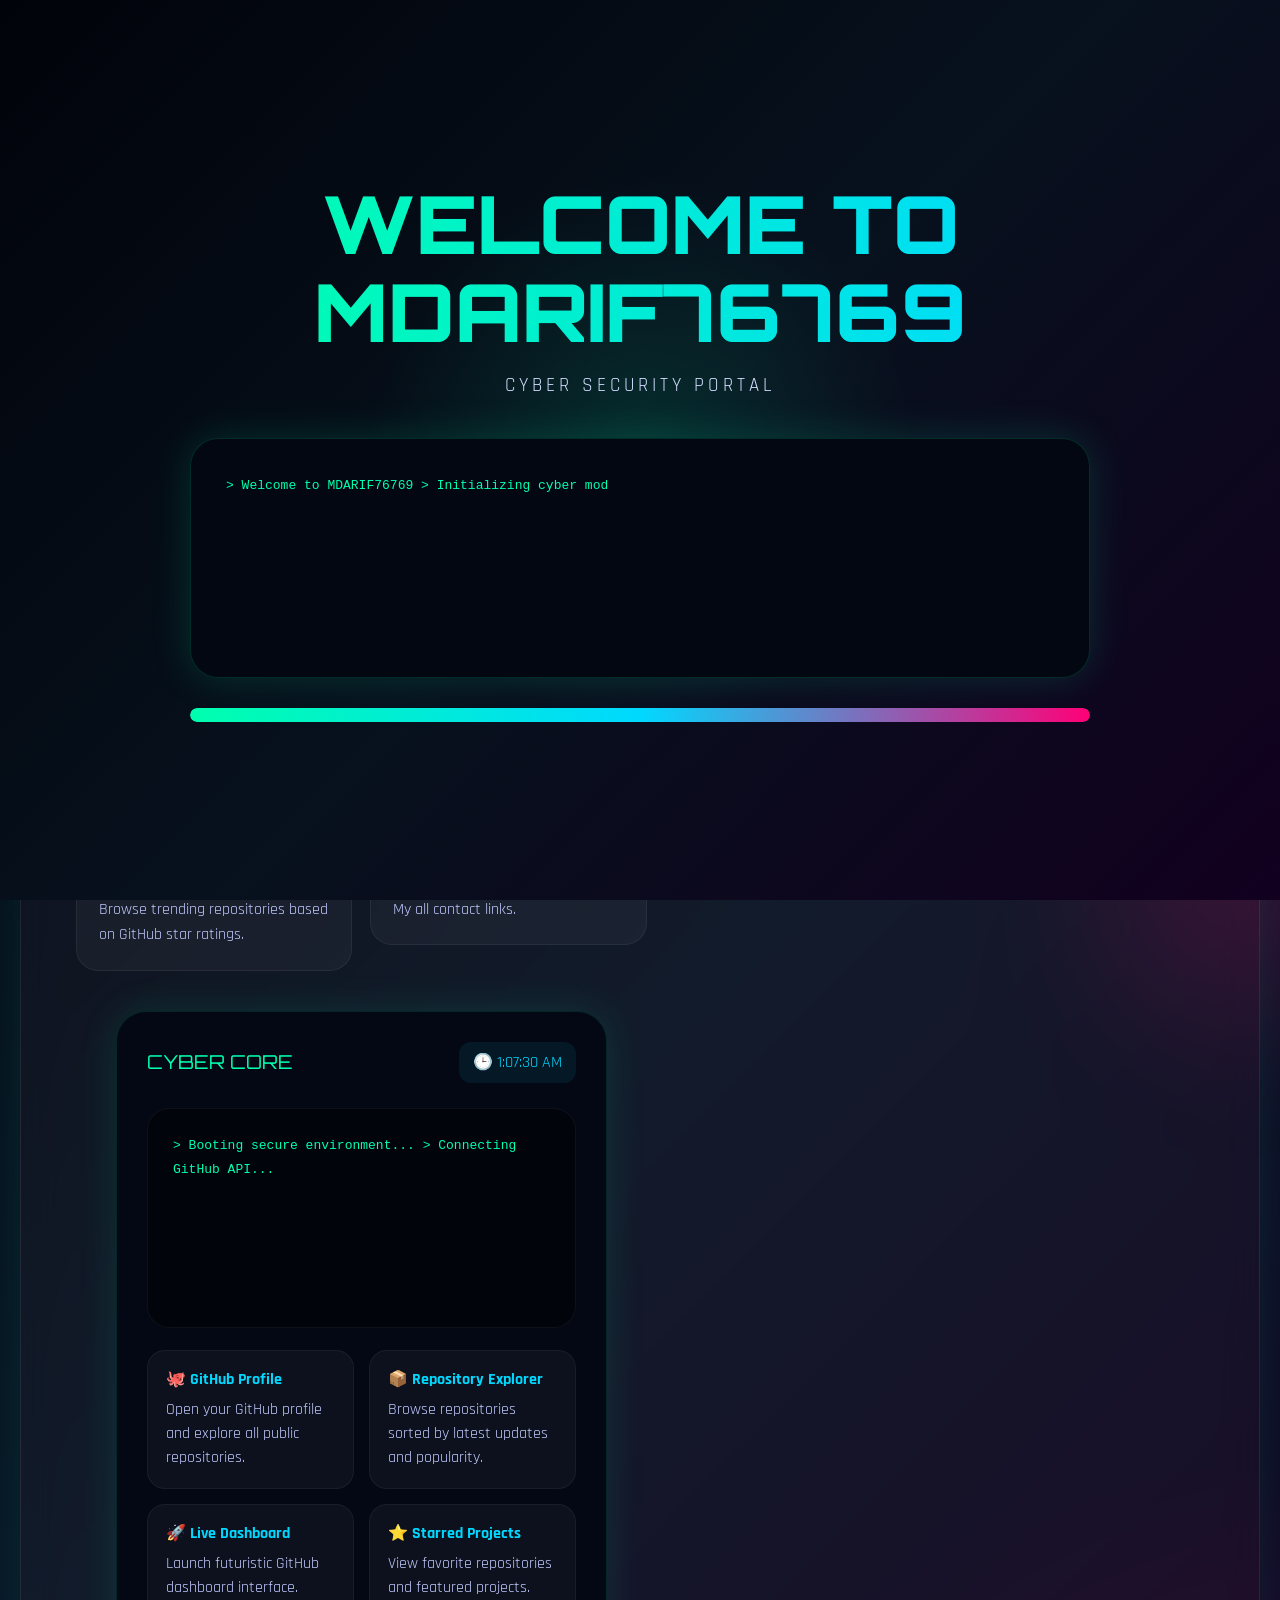
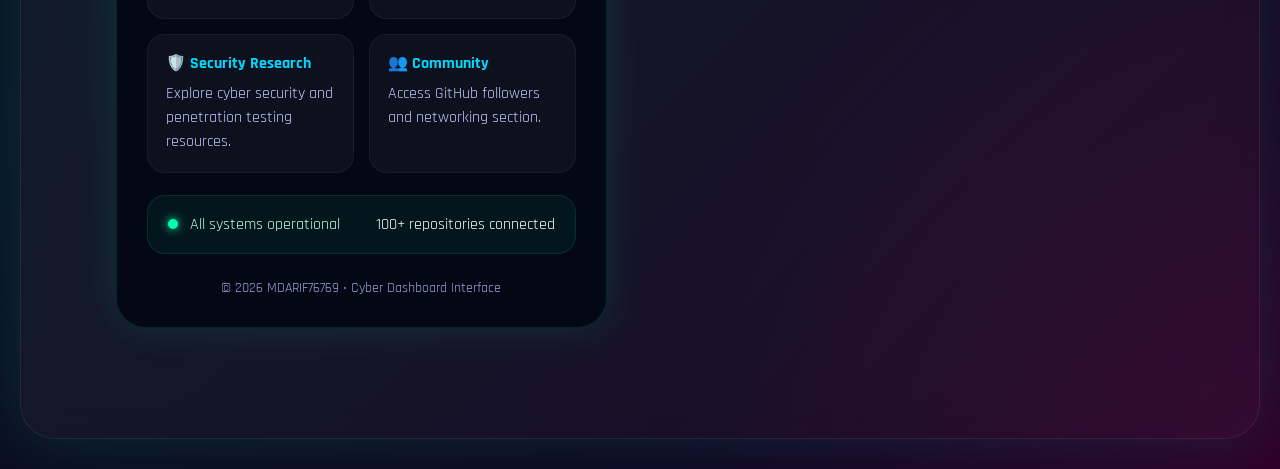
<file: index.html>
<!DOCTYPE html>
<html lang="en">
<head>
<meta charset="UTF-8">
<meta name="viewport" content="width=device-width, initial-scale=1.0">

<title>MDARIF76769 | Cyber Security Portal</title>

<link href="https://fonts.googleapis.com/css2?family=Orbitron:wght@400;700;900&family=Rajdhani:wght@400;500;700&display=swap" rel="stylesheet">

<style>

/* =========================
   RESET
========================= */

*{
    margin:0;
    padding:0;
    box-sizing:border-box;
}

:root{

    --green:#00ffae;
    --cyan:#00d9ff;
    --pink:#ff0077;
    --dark:#050816;
}

body{

    font-family:'Rajdhani',sans-serif;

    background:
        radial-gradient(circle at top left, rgba(0,255,174,0.12), transparent 25%),
        radial-gradient(circle at bottom right, rgba(255,0,119,0.12), transparent 25%),
        linear-gradient(135deg,#02040b,#091223,#12001f);

    color:white;

    min-height:100vh;

    overflow-x:hidden;

    position:relative;
}

/* =========================
   GRID BACKGROUND
========================= */

body::before{

    content:'';

    position:fixed;

    inset:0;

    background-image:
        linear-gradient(rgba(255,255,255,0.03) 1px, transparent 1px),
        linear-gradient(90deg, rgba(255,255,255,0.03) 1px, transparent 1px);

    background-size:40px 40px;

    animation:gridMove 14s linear infinite;

    z-index:0;
}

@keyframes gridMove{

    from{
        transform:translateY(0);
    }

    to{
        transform:translateY(40px);
    }
}

/* =========================
   WELCOME SCREEN
========================= */

#welcomeScreen{

    position:fixed;

    inset:0;

    background:
        radial-gradient(circle at center,
        rgba(0,255,174,0.12),
        transparent 35%),

        linear-gradient(
            135deg,
            #01030a,
            #07111d,
            #12001f
        );

    z-index:999999;

    display:flex;

    justify-content:center;

    align-items:center;

    overflow:hidden;

    transition:1s ease;
}

/* MATRIX */

.matrix{

    position:absolute;

    inset:0;

    overflow:hidden;

    opacity:0.15;
}

.matrix span{

    position:absolute;

    top:-100px;

    color:var(--green);

    font-family:monospace;

    font-size:18px;

    animation:matrixFall linear infinite;
}

@keyframes matrixFall{

    from{
        transform:translateY(-100px);
    }

    to{
        transform:translateY(120vh);
    }
}

/* CONTENT */

.welcome-content{

    position:relative;

    z-index:5;

    width:90%;

    max-width:900px;

    text-align:center;
}

.welcome-title{

    font-family:'Orbitron',sans-serif;

    font-size:5rem;

    font-weight:900;

    line-height:1.1;

    background:linear-gradient(
        90deg,
        #00ffae,
        #00d9ff,
        #ff0077,
        #00ffae
    );

    background-size:300%;

    -webkit-background-clip:text;
    -webkit-text-fill-color:transparent;

    animation:
        gradientMove 5s linear infinite,
        glitch 1.2s infinite;
}

@keyframes gradientMove{

    from{
        background-position:0%;
    }

    to{
        background-position:300%;
    }
}

@keyframes glitch{

    0%,100%{
        transform:translate(0);
    }

    20%{
        transform:translate(-2px,2px);
    }

    40%{
        transform:translate(2px,-2px);
    }

    60%{
        transform:translate(-1px,1px);
    }

    80%{
        transform:translate(1px,-1px);
    }
}

.welcome-sub{

    margin-top:18px;

    color:#d3dcff;

    font-size:1.2rem;

    letter-spacing:4px;
}

/* TERMINAL */

.loader-terminal{

    margin-top:40px;

    background:#020711;

    border:1px solid rgba(0,255,174,0.15);

    border-radius:28px;

    padding:35px;

    text-align:left;

    color:var(--green);

    font-family:monospace;

    min-height:240px;

    line-height:1.9;

    box-shadow:
        0 0 40px rgba(0,255,174,0.15);
}

/* BAR */

.loading-bar{

    margin-top:30px;

    width:100%;

    height:14px;

    background:rgba(255,255,255,0.06);

    border-radius:50px;

    overflow:hidden;
}

.loading-fill{

    width:0%;

    height:100%;

    border-radius:50px;

    background:linear-gradient(
        90deg,
        #00ffae,
        #00d9ff,
        #ff0077
    );

    animation:loadBar 7s linear forwards;
}

@keyframes loadBar{

    from{
        width:0%;
    }

    to{
        width:100%;
    }
}

/* HIDE */

.hideWelcome{

    opacity:0;
    visibility:hidden;
}

/* =========================
   GLOWS
========================= */

.glow{

    position:fixed;

    border-radius:50%;

    filter:blur(90px);

    opacity:0.2;

    z-index:0;
}

.g1{

    width:300px;
    height:300px;

    background:var(--green);

    top:-100px;
    left:-100px;
}

.g2{

    width:260px;
    height:260px;

    background:var(--pink);

    bottom:-100px;
    right:-100px;
}

.g3{

    width:220px;
    height:220px;

    background:var(--cyan);

    top:40%;
    left:45%;
}

/* =========================
   MAIN
========================= */

.wrapper{

    position:relative;

    z-index:5;

    min-height:100vh;

    display:flex;

    justify-content:center;

    align-items:center;

    padding:30px 20px;
}

.portal{

    width:100%;

    max-width:1300px;

    display:grid;

    grid-template-columns:1.1fr 0.9fr;

    background:rgba(255,255,255,0.04);

    border:1px solid rgba(255,255,255,0.08);

    backdrop-filter:blur(18px);

    border-radius:35px;

    overflow:hidden;

    box-shadow:
        0 0 60px rgba(0,255,174,0.1),
        0 0 120px rgba(0,217,255,0.05);
}

/* LEFT */

.left{

    padding:70px 55px;
}

.badge{

    display:inline-flex;

    align-items:center;

    gap:10px;

    padding:12px 18px;

    border-radius:50px;

    background:rgba(0,255,174,0.08);

    border:1px solid rgba(0,255,174,0.18);

    color:var(--green);
}

.live-dot{

    width:10px;
    height:10px;

    background:var(--green);

    border-radius:50%;

    box-shadow:0 0 10px var(--green);

    animation:pulse 1.5s infinite;
}

@keyframes pulse{

    0%,100%{
        opacity:1;
    }

    50%{
        opacity:0.4;
    }
}

.title{

    margin-top:25px;

    font-family:'Orbitron',sans-serif;

    font-size:4rem;

    line-height:1.1;

    font-weight:900;

    background:linear-gradient(
        90deg,
        #00ffae,
        #00d9ff,
        #ff0077,
        #00ffae
    );

    background-size:300%;

    -webkit-background-clip:text;
    -webkit-text-fill-color:transparent;

    animation:gradientMove 6s linear infinite;
}

.subtitle{

    margin-top:20px;

    color:#c9d2ff;

    line-height:1.8;

    font-size:1.1rem;
}

/* BUTTONS */

.button-group{

    margin-top:40px;

    display:flex;

    gap:20px;

    flex-wrap:wrap;
}

.btn{

    padding:18px 35px;

    border-radius:18px;

    text-decoration:none;

    color:white;

    font-weight:700;

    transition:0.35s ease;

    border:1px solid rgba(255,255,255,0.08);
}

.primary{

    background:linear-gradient(
        135deg,
        rgba(0,255,174,0.25),
        rgba(0,217,255,0.25)
    );
}

.primary:hover{

    transform:translateY(-8px);

    box-shadow:
        0 0 50px rgba(0,255,174,0.55);
}

.secondary{

    background:rgba(255,255,255,0.04);
}

.secondary:hover{

    transform:translateY(-8px);
}

/* FEATURES */

.features{

    margin-top:50px;

    display:grid;

    grid-template-columns:repeat(2,1fr);

    gap:18px;
}

.feature{

    background:rgba(255,255,255,0.04);

    border:1px solid rgba(255,255,255,0.06);

    border-radius:22px;

    padding:22px;

    transition:0.35s ease;
}

.feature:hover{

    transform:translateY(-6px);

    border-color:rgba(0,255,174,0.3);

    box-shadow:
        0 0 30px rgba(0,255,174,0.12);
}

.feature h3{

    margin-top:12px;

    color:var(--green);
}

.feature p{

    margin-top:10px;

    color:#c0c9ff;

    line-height:1.6;
}

/* RIGHT */

.right{

    padding:40px;

    display:flex;

    justify-content:center;

    align-items:center;
}

.panel{

    width:100%;

    background:#040814;

    border-radius:30px;

    padding:30px;

    border:1px solid rgba(0,255,174,0.12);

    box-shadow:
        0 0 40px rgba(0,255,174,0.12);
}

.panel-top{

    display:flex;

    justify-content:space-between;

    align-items:center;
}

.logo{

    font-family:'Orbitron',sans-serif;

    color:var(--green);

    font-size:1.2rem;
}

.clock{

    color:var(--cyan);

    background:rgba(0,217,255,0.08);

    padding:10px 14px;

    border-radius:12px;
}

/* TERMINAL */

.terminal{

    margin-top:25px;

    background:#01040b;

    border-radius:22px;

    padding:25px;

    min-height:220px;

    border:1px solid rgba(255,255,255,0.05);

    color:var(--green);

    font-family:monospace;

    line-height:1.9;
}

/* REPO */

.repo-boxes{

    margin-top:22px;

    display:grid;

    grid-template-columns:1fr 1fr;

    gap:15px;
}

.repo{

    background:rgba(255,255,255,0.04);

    border-radius:18px;

    padding:18px;

    border:1px solid rgba(255,255,255,0.05);

    transition:0.35s ease;

    text-decoration:none;

    color:white;
}

.repo:hover{

    transform:translateY(-5px);

    border-color:rgba(0,255,174,0.2);
}

.repo h4{

    color:var(--cyan);
}

.repo p{

    margin-top:8px;

    color:#c0c9ff;

    line-height:1.5;
}

/* STATUS */

.status-box{

    margin-top:22px;

    background:rgba(0,255,174,0.06);

    border:1px solid rgba(0,255,174,0.12);

    border-radius:18px;

    padding:18px 20px;

    display:flex;

    justify-content:space-between;

    align-items:center;

    flex-wrap:wrap;

    gap:15px;
}

.status-left{

    display:flex;

    align-items:center;

    gap:12px;

    color:#bfffe2;
}

.footer{

    margin-top:25px;

    text-align:center;

    color:#98a6d8;

    font-size:0.9rem;
}

/* RESPONSIVE */

@media(max-width:980px){

    .portal{

        grid-template-columns:1fr;
    }

    .title{

        font-size:3rem;
    }
}

@media(max-width:650px){

    .welcome-title{

        font-size:2.4rem;
    }

    .left{

        padding:45px 25px;
    }

    .right{

        padding:25px;
    }

    .title{

        font-size:2.3rem;
    }

    .features{

        grid-template-columns:1fr;
    }

    .repo-boxes{

        grid-template-columns:1fr;
    }

    .button-group{

        flex-direction:column;
    }

    .btn{

        width:100%;

        text-align:center;
    }

}

</style>
</head>

<body>

<!-- =========================
     WELCOME SCREEN
========================= -->

<div id="welcomeScreen">

    <div class="matrix" id="matrix"></div>

    <div class="welcome-content">

        <div class="welcome-title">
            WELCOME TO<br>
            MDARIF76769
        </div>

        <div class="welcome-sub">
            CYBER SECURITY PORTAL
        </div>

        <div class="loader-terminal" id="loaderTerminal"></div>

        <div class="loading-bar">
            <div class="loading-fill"></div>
        </div>

    </div>

</div>

<!-- GLOWS -->

<div class="glow g1"></div>
<div class="glow g2"></div>
<div class="glow g3"></div>

<!-- =========================
     MAIN PAGE
========================= -->

<div class="wrapper">

<div class="portal">

<!-- LEFT -->

<div class="left">

<div class="badge">
    <div class="live-dot"></div>
    SYSTEM ACTIVE
</div>

<h1 class="title">
    MDARIF76769
</h1>

<p class="subtitle">
    Explore advanced repositories, penetration testing resources,
    cyber security tools, GitHub projects, and futuristic dashboard access
    through a premium neon cyber interface.
</p>

<div class="button-group">

<a href="https://mdarif76769.github.io/mdarif76769/Dashbord.html"
class="btn primary">
🚀 OPEN DASHBOARD
</a>

<a href="https://github.com/mdarif76769"
target="_blank"
class="btn secondary">
🐙 GITHUB PROFILE
</a>

<a href="https://github.com/mdarif76769?tab=repositories"
target="_blank"
class="btn secondary">
📦 REPOSITORIES
</a>

</div>

<!-- FEATURES START -->
<div class="features">
    
    <a href="https://mdarif76769.github.io/mdarif76769/games.html" style="text-decoration: none; color: inherit; display: block;">
        <div class="feature">
            <div style="font-size:2rem;">🔍</div>
            <h3>Full Search Games & Plays</h3>
            <p>Search games instantly with real-time GitHub integration.</p>
        </div>
    </a>
       
    <a href="#" style="text-decoration: none; color: inherit; display: block;">
        <div class="feature">
            <div style="font-size:2rem;">🏷️</div>
            <h3>Language Filter</h3>
            <p>Filter repositories by programming language and technology stack.</p>
        </div>
    </a>

    <a href="#" style="text-decoration: none; color: inherit; display: block;">
        <div class="feature">
            <div style="font-size:2rem;">⭐</div>
            <h3>Sort by Stars</h3>
            <p>Browse trending repositories based on GitHub star ratings.</p>
        </div>
    </a>

    <a href="https://mdarif76769.github.io/mdarif76769/main/index.html" style="text-decoration: none; color: inherit; display: block;">
        <div class="feature">
            <div style="font-size:2rem;">📱,☎️,📲</div>
            <h3>Mobile Ready Contacts Me</h3>
            <p>My all contact links.</p>
        </div>
    </a>
</div>

<!-- FEATURES END -->


<!-- RIGHT -->

<div class="right">

<div class="panel">

<div class="panel-top">

<div class="logo">
CYBER CORE
</div>

<div class="clock" id="clock">
Loading...
</div>

</div>

<div class="terminal" id="terminal"></div>

<div class="repo-boxes">

<a href="https://github.com/mdarif76769"
target="_blank"

class="repo">

<h4>🐙 GitHub Profile</h4>

<p>
Open your GitHub profile and explore all public repositories.
</p>

</a>

<a href="https://github.com/mdarif76769?tab=repositories"
target="_blank"
class="repo">

<h4>📦 Repository Explorer</h4>

<p>
Browse repositories sorted by latest updates and popularity.
</p>

</a>

<a href="https://mdarif76769.github.io/mdarif76769/Dashbord.html"
target="_blank"
class="repo">

<h4>🚀 Live Dashboard</h4>

<p>
Launch futuristic GitHub dashboard interface.
</p>

</a>

<a href="https://github.com/mdarif76769?tab=stars"
target="_blank"
class="repo">

<h4>⭐ Starred Projects</h4>

<p>
View favorite repositories and featured projects.
</p>

</a>

<a href="https://github.com/mdarif76769"
target="_blank"
class="repo">

<h4>🛡️ Security Research</h4>

<p>
Explore cyber security and penetration testing resources.
</p>

</a>

<a href="https://github.com/mdarif76769?tab=followers"
target="_blank"
class="repo">

<h4>👥 Community</h4>

<p>
Access GitHub followers and networking section.
</p>

</a>

</div>

<div class="status-box">

<div class="status-left">

<div class="live-dot"></div>

All systems operational

</div>

<div>
100+ repositories connected
</div>

</div>

<div class="footer">
© 2026 MDARIF76769 • Cyber Dashboard Interface
</div>

</div>

</div>

</div>

</div>

<!-- =========================
     JAVASCRIPT
========================= -->

<script>

/* CLOCK */

function updateClock(){

    const now = new Date();

    document.getElementById('clock').innerHTML =
    '🕒 ' + now.toLocaleTimeString();
}

setInterval(updateClock,1000);

updateClock();

/* MAIN TERMINAL */

const terminalText = `
> Booting secure environment...
> Connecting GitHub API...
> Initializing cyber dashboard...
> Loading repositories...
> Security systems online...
> Dashboard access granted...
`;

let terminalIndex = 0;

function typeTerminal(){

    if(terminalIndex < terminalText.length){

        document.getElementById('terminal').innerHTML +=
        terminalText.charAt(terminalIndex);

        terminalIndex++;

        setTimeout(typeTerminal,30);
    }
}

typeTerminal();

/* WELCOME TERMINAL */

const loaderText = `
> Welcome to MDARIF76769
> Initializing cyber modules...
> Scanning repositories...
> Establishing secure connection...
> Loading neon dashboard...
> Access Granted...
`;

let loaderIndex = 0;

function typeLoader(){

    if(loaderIndex < loaderText.length){

        document.getElementById('loaderTerminal').innerHTML +=
        loaderText.charAt(loaderIndex);

        loaderIndex++;

        setTimeout(typeLoader,35);
    }
}

typeLoader();

/* MATRIX EFFECT */

const matrix = document.getElementById('matrix');

for(let i=0;i<120;i++){

    const span = document.createElement('span');

    span.innerHTML = Math.random() > 0.5 ? '1' : '0';

    span.style.left = Math.random()*100 + '%';

    span.style.animationDuration =
    (5 + Math.random()*8) + 's';

    span.style.animationDelay =
    Math.random()*5 + 's';

    matrix.appendChild(span);
}

/* HIDE WELCOME */

window.addEventListener('load', () => {

    setTimeout(() => {

        document.getElementById('welcomeScreen')
        .classList.add('hideWelcome');

    },7000);

});

</script>

</body>
</html>
</file>
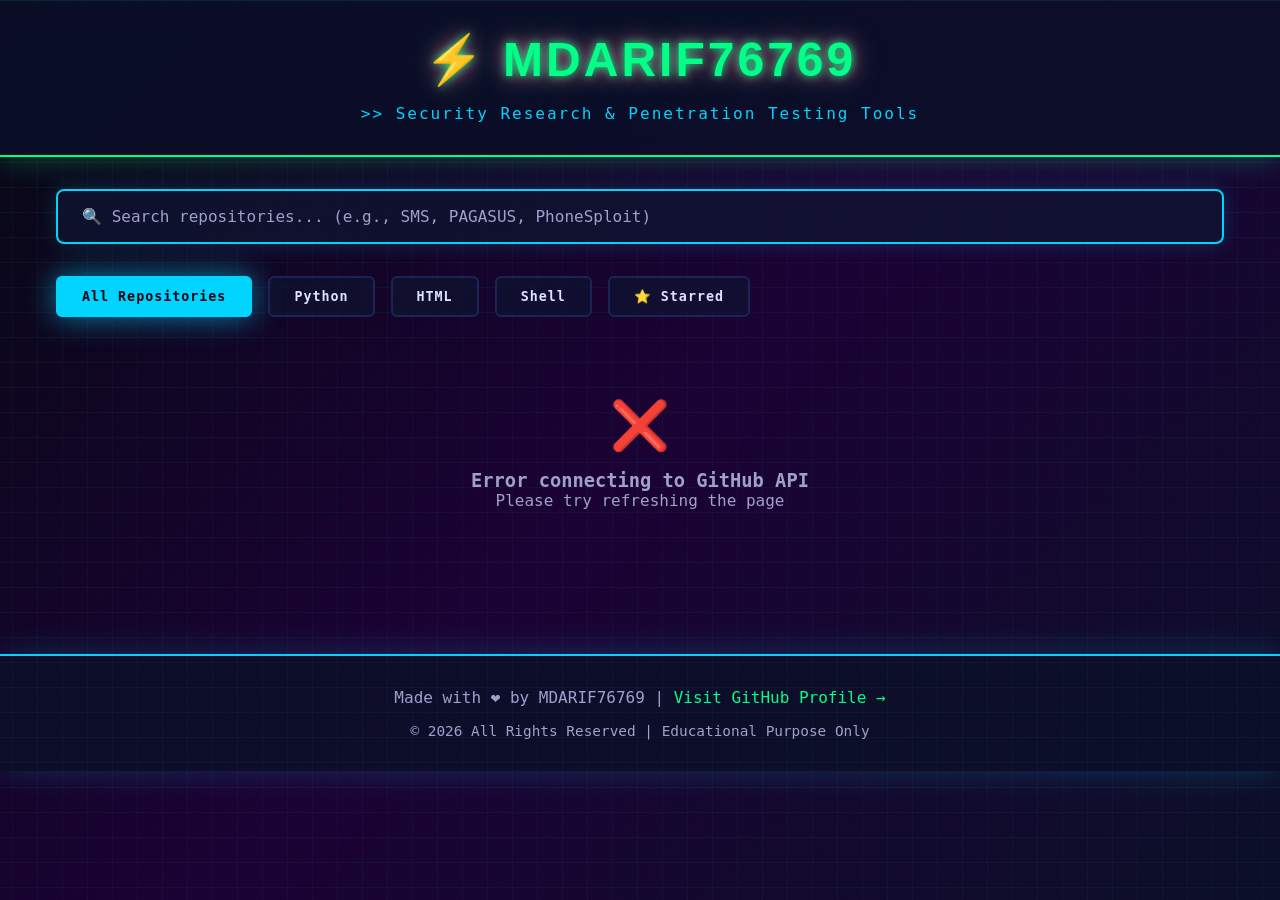
<file: Dashbord.html>
<!DOCTYPE html>
<html lang="en">
<head>
    <meta charset="UTF-8">
    <meta name="viewport" content="width=device-width, initial-scale=1.0">
    <title>MDARIF76769 - Hacking Dashboard</title>
    <style>
        * {
            margin: 0;
            padding: 0;
            box-sizing: border-box;
        }

        @import url('https://fonts.googleapis.com/css2?family=Orbitron:wght@400;700;900&family=IBM+Plex+Mono:wght@400;600&display=swap');

        :root {
            --primary: #00ff88;
            --secondary: #ff006e;
            --accent: #00d4ff;
            --dark-bg: #0a0e27;
            --darker-bg: #050812;
            --card-bg: #0f1431;
            --text-primary: #e0e0ff;
            --text-secondary: #a0a0cc;
            --border-color: #1a2456;
            --glow: 0 0 20px;
        }

        body {
            font-family: 'IBM Plex Mono', monospace;
            background: linear-gradient(135deg, var(--darker-bg) 0%, #1a0033 50%, var(--dark-bg) 100%);
            background-attachment: fixed;
            color: var(--text-primary);
            overflow-x: hidden;
            position: relative;
        }

        /* Animated background grid */
        body::before {
            content: '';
            position: fixed;
            top: 0;
            left: 0;
            width: 100%;
            height: 100%;
            background-image: 
                linear-gradient(0deg, transparent 24%, rgba(0, 255, 136, 0.05) 25%, rgba(0, 255, 136, 0.05) 26%, transparent 27%, transparent 74%, rgba(0, 255, 136, 0.05) 75%, rgba(0, 255, 136, 0.05) 76%, transparent 77%, transparent),
                linear-gradient(90deg, transparent 24%, rgba(0, 212, 255, 0.05) 25%, rgba(0, 212, 255, 0.05) 26%, transparent 27%, transparent 74%, rgba(0, 212, 255, 0.05) 75%, rgba(0, 212, 255, 0.05) 76%, transparent 77%, transparent);
            background-size: 50px 50px;
            pointer-events: none;
            z-index: 0;
            animation: gridShift 20s linear infinite;
        }

        @keyframes gridShift {
            0% { transform: translateY(0); }
            100% { transform: translateY(50px); }
        }

        /* Noise effect */
        body::after {
            content: '';
            position: fixed;
            top: 0;
            left: 0;
            width: 100%;
            height: 100%;
            background-image: url('data:image/svg+xml,<svg xmlns="http://www.w3.org/2000/svg" width="100" height="100"><filter id="noise"><feTurbulence type="fractalNoise" baseFrequency="0.9" numOctaves="4" result="noise" /></filter><rect width="100" height="100" fill="%23fff" filter="url(%23noise)" opacity="0.02"/></svg>');
            pointer-events: none;
            z-index: 1;
        }

        main {
            position: relative;
            z-index: 2;
        }

        /* Header */
        header {
            background: rgba(10, 14, 39, 0.9);
            border-bottom: 2px solid var(--primary);
            padding: 2rem 1rem;
            text-align: center;
            box-shadow: 0 0 30px rgba(0, 255, 136, 0.3), inset 0 1px 0 rgba(0, 255, 136, 0.1);
            backdrop-filter: blur(10px);
            animation: headerGlow 3s ease-in-out infinite;
        }

        @keyframes headerGlow {
            0%, 100% { box-shadow: 0 0 30px rgba(0, 255, 136, 0.3), inset 0 1px 0 rgba(0, 255, 136, 0.1); }
            50% { box-shadow: 0 0 50px rgba(0, 255, 136, 0.5), inset 0 1px 0 rgba(0, 255, 136, 0.2); }
        }

        h1 {
            font-family: 'Orbitron', sans-serif;
            font-size: 3rem;
            font-weight: 900;
            color: var(--primary);
            text-shadow: 
                0 0 10px var(--primary),
                0 0 20px var(--secondary),
                0 0 30px rgba(0, 255, 136, 0.5);
            letter-spacing: 3px;
            margin-bottom: 0.5rem;
            animation: titlePulse 4s ease-in-out infinite;
        }

        @keyframes titlePulse {
            0%, 100% { text-shadow: 0 0 10px var(--primary), 0 0 20px var(--secondary), 0 0 30px rgba(0, 255, 136, 0.5); }
            50% { text-shadow: 0 0 20px var(--primary), 0 0 40px var(--secondary), 0 0 60px rgba(0, 255, 136, 0.8); }
        }

        .subtitle {
            font-size: 1rem;
            color: var(--accent);
            margin-top: 1rem;
            letter-spacing: 2px;
            animation: fadeInUp 1s ease-out;
        }

        /* Search Section */
        .search-section {
            max-width: 1200px;
            margin: 2rem auto;
            padding: 0 1rem;
            animation: fadeInUp 1.2s ease-out;
        }

        .search-container {
            position: relative;
            margin-bottom: 2rem;
        }

        input[type="text"] {
            width: 100%;
            padding: 1rem 1.5rem;
            background: rgba(15, 20, 49, 0.8);
            border: 2px solid var(--accent);
            color: var(--text-primary);
            font-family: 'IBM Plex Mono', monospace;
            font-size: 1rem;
            border-radius: 8px;
            transition: all 0.3s ease;
            box-shadow: 0 0 20px rgba(0, 212, 255, 0.2);
        }

        input[type="text"]:focus {
            outline: none;
            border-color: var(--primary);
            box-shadow: 0 0 30px rgba(0, 255, 136, 0.5), inset 0 0 20px rgba(0, 255, 136, 0.1);
            background: rgba(15, 20, 49, 0.95);
        }

        input[type="text"]::placeholder {
            color: var(--text-secondary);
        }

        /* Filter buttons */
        .filter-buttons {
            display: flex;
            gap: 1rem;
            flex-wrap: wrap;
            margin-bottom: 2rem;
            animation: fadeInUp 1.4s ease-out;
        }

        .filter-btn {
            padding: 0.7rem 1.5rem;
            background: rgba(15, 20, 49, 0.7);
            border: 2px solid var(--border-color);
            color: var(--text-primary);
            font-family: 'IBM Plex Mono', monospace;
            cursor: pointer;
            border-radius: 6px;
            transition: all 0.3s ease;
            font-weight: 600;
            letter-spacing: 1px;
        }

        .filter-btn:hover {
            border-color: var(--accent);
            box-shadow: 0 0 20px rgba(0, 212, 255, 0.3);
            transform: translateY(-2px);
        }

        .filter-btn.active {
            background: var(--accent);
            border-color: var(--accent);
            color: var(--darker-bg);
            box-shadow: 0 0 30px rgba(0, 212, 255, 0.6);
        }

        /* Repository Grid */
        .repos-container {
            max-width: 1200px;
            margin: 0 auto;
            padding: 0 1rem 3rem;
            display: grid;
            grid-template-columns: repeat(auto-fill, minmax(320px, 1fr));
            gap: 2rem;
            animation: fadeInUp 1.6s ease-out;
        }

        .repo-card {
            background: linear-gradient(135deg, rgba(15, 20, 49, 0.8) 0%, rgba(26, 36, 86, 0.6) 100%);
            border: 2px solid var(--border-color);
            border-radius: 12px;
            padding: 1.5rem;
            cursor: pointer;
            transition: all 0.3s ease;
            position: relative;
            overflow: hidden;
            box-shadow: 0 0 20px rgba(0, 0, 0, 0.5);
        }

        .repo-card::before {
            content: '';
            position: absolute;
            top: -50%;
            left: -50%;
            width: 200%;
            height: 200%;
            background: linear-gradient(45deg, transparent 30%, rgba(0, 255, 136, 0.1) 50%, transparent 70%);
            transform: rotate(45deg);
            animation: shimmer 3s infinite;
        }

        @keyframes shimmer {
            0% { transform: translateX(-100%) translateY(-100%) rotate(45deg); }
            100% { transform: translateX(100%) translateY(100%) rotate(45deg); }
        }

        .repo-card:hover {
            border-color: var(--primary);
            transform: translateY(-8px) scale(1.02);
            box-shadow: 
                0 15px 40px rgba(0, 255, 136, 0.2),
                0 0 20px rgba(0, 212, 255, 0.3),
                inset 0 1px 0 rgba(0, 255, 136, 0.1);
        }

        .repo-card.secondary:hover {
            border-color: var(--secondary);
            box-shadow: 
                0 15px 40px rgba(255, 0, 110, 0.2),
                0 0 20px rgba(255, 0, 110, 0.3),
                inset 0 1px 0 rgba(255, 0, 110, 0.1);
        }

        .repo-header {
            display: flex;
            align-items: center;
            gap: 1rem;
            margin-bottom: 1rem;
            position: relative;
            z-index: 2;
        }

        .repo-icon {
            width: 40px;
            height: 40px;
            background: linear-gradient(135deg, var(--primary), var(--accent));
            border-radius: 8px;
            display: flex;
            align-items: center;
            justify-content: center;
            font-size: 1.5rem;
            box-shadow: 0 0 15px rgba(0, 255, 136, 0.3);
        }

        .repo-card.secondary .repo-icon {
            background: linear-gradient(135deg, var(--secondary), #ff5799);
        }

        .repo-card.accent .repo-icon {
            background: linear-gradient(135deg, var(--accent), #00ffcc);
        }

        .repo-title {
            font-family: 'Orbitron', sans-serif;
            font-size: 1.3rem;
            color: var(--primary);
            font-weight: 700;
            position: relative;
            z-index: 2;
        }

        .repo-card.secondary .repo-title {
            color: var(--secondary);
        }

        .repo-card.accent .repo-title {
            color: var(--accent);
        }

        .repo-description {
            color: var(--text-secondary);
            font-size: 0.9rem;
            margin: 1rem 0;
            line-height: 1.5;
            position: relative;
            z-index: 2;
        }

        .repo-meta {
            display: flex;
            gap: 1rem;
            flex-wrap: wrap;
            margin: 1rem 0;
            position: relative;
            z-index: 2;
        }

        .meta-item {
            display: flex;
            align-items: center;
            gap: 0.5rem;
            font-size: 0.85rem;
            color: var(--text-secondary);
            background: rgba(0, 255, 136, 0.05);
            padding: 0.4rem 0.8rem;
            border-radius: 4px;
            border-left: 2px solid var(--primary);
        }

        .repo-card.secondary .meta-item {
            background: rgba(255, 0, 110, 0.05);
            border-left-color: var(--secondary);
        }

        .repo-footer {
            display: flex;
            justify-content: space-between;
            align-items: center;
            margin-top: 1.5rem;
            position: relative;
            z-index: 2;
            padding-top: 1rem;
            border-top: 1px solid var(--border-color);
        }

        .repo-stats {
            display: flex;
            gap: 1rem;
        }

        .stat {
            display: flex;
            align-items: center;
            gap: 0.4rem;
            font-size: 0.9rem;
        }

        .visit-btn {
            padding: 0.7rem 1.5rem;
            background: linear-gradient(135deg, var(--primary), var(--accent));
            border: none;
            color: var(--darker-bg);
            border-radius: 6px;
            font-family: 'Orbitron', sans-serif;
            font-weight: 700;
            cursor: pointer;
            transition: all 0.3s ease;
            box-shadow: 0 0 15px rgba(0, 255, 136, 0.3);
            text-decoration: none;
            display: inline-block;
            letter-spacing: 1px;
        }

        .repo-card.secondary .visit-btn {
            background: linear-gradient(135deg, var(--secondary), #ff5799);
            box-shadow: 0 0 15px rgba(255, 0, 110, 0.3);
        }

        .repo-card.accent .visit-btn {
            background: linear-gradient(135deg, var(--accent), #00ffcc);
        }

        .visit-btn:hover {
            transform: translateY(-3px);
            box-shadow: 0 8px 25px rgba(0, 255, 136, 0.5);
        }

        .repo-card.secondary .visit-btn:hover {
            box-shadow: 0 8px 25px rgba(255, 0, 110, 0.5);
        }

        /* Loading state */
        .loading {
            display: flex;
            justify-content: center;
            align-items: center;
            min-height: 400px;
            font-size: 1.2rem;
            color: var(--accent);
            gap: 1rem;
        }

        .spinner {
            width: 40px;
            height: 40px;
            border: 3px solid rgba(0, 255, 136, 0.3);
            border-top: 3px solid var(--primary);
            border-radius: 50%;
            animation: spin 1s linear infinite;
        }

        @keyframes spin {
            0% { transform: rotate(0deg); }
            100% { transform: rotate(360deg); }
        }

        /* Empty state */
        .empty-state {
            text-align: center;
            padding: 3rem 1rem;
            color: var(--text-secondary);
        }

        .empty-icon {
            font-size: 3rem;
            margin-bottom: 1rem;
        }

        /* Footer */
        footer {
            background: rgba(10, 14, 39, 0.9);
            border-top: 2px solid var(--accent);
            padding: 2rem;
            text-align: center;
            color: var(--text-secondary);
            margin-top: 3rem;
            box-shadow: 0 0 30px rgba(0, 212, 255, 0.2);
        }

        footer a {
            color: var(--primary);
            text-decoration: none;
            transition: all 0.3s ease;
        }

        footer a:hover {
            color: var(--accent);
            text-shadow: 0 0 10px rgba(0, 255, 136, 0.5);
        }

        /* Animations */
        @keyframes fadeInUp {
            from {
                opacity: 0;
                transform: translateY(20px);
            }
            to {
                opacity: 1;
                transform: translateY(0);
            }
        }

        /* Responsive */
        @media (max-width: 768px) {
            h1 {
                font-size: 2rem;
            }

            .repos-container {
                grid-template-columns: 1fr;
            }

            .filter-buttons {
                flex-direction: column;
            }

            .filter-btn {
                width: 100%;
            }
        }

        /* Language badge colors */
        .lang-python { color: #3776ab; }
        .lang-html { color: #e34c26; }
        .lang-javascript { color: #f7df1e; }
        .lang-shell { color: #89e051; }
        .lang-css { color: #563d7c; }
        .lang-other { color: var(--accent); }

        .status-badge {
            display: inline-block;
            padding: 0.3rem 0.8rem;
            border-radius: 4px;
            font-size: 0.8rem;
            font-weight: 600;
            background: rgba(0, 255, 136, 0.1);
            color: var(--primary);
            border: 1px solid var(--primary);
        }

        .status-badge.updated {
            background: rgba(0, 212, 255, 0.1);
            color: var(--accent);
            border-color: var(--accent);
        }
    </style>
</head>
<body>
    <header>
        <h1>⚡ MDARIF76769</h1>
        <p class="subtitle">>> Security Research & Penetration Testing Tools</p>
    </header>

    <main>
        <div class="search-section">
            <div class="search-container">
                <input 
                    type="text" 
                    id="searchInput" 
                    placeholder="🔍 Search repositories... (e.g., SMS, PAGASUS, PhoneSploit)">
            </div>

            <div class="filter-buttons">
                <button class="filter-btn active" data-filter="all">All Repositories</button>
                <button class="filter-btn" data-filter="python">Python</button>
                <button class="filter-btn" data-filter="html">HTML</button>
                <button class="filter-btn" data-filter="shell">Shell</button>
                <button class="filter-btn" data-filter="starred">⭐ Starred</button>
            </div>
        </div>

        <div class="repos-container" id="reposContainer">
            <div class="loading">
                <div class="spinner"></div>
                <span>Loading repositories...</span>
            </div>
        </div>
    </main>

    <footer>
        <p>Made with ❤️ by MDARIF76769 | <a href="https://github.com/mdarif76769">Visit GitHub Profile →</a></p>
        <p style="margin-top: 1rem; font-size: 0.9rem;">© 2026 All Rights Reserved | Educational Purpose Only</p>
    </footer>

    <script>
        const GITHUB_USERNAME = 'mdarif76769';
        const API_URL = `https://api.github.com/users/${GITHUB_USERNAME}/repos?per_page=100&sort=updated`;

        let allRepos = [];
        let currentFilter = 'all';

        // Fetch repositories from GitHub API
        async function fetchRepositories() {
            try {
                const response = await fetch(API_URL);
                const data = await response.json();

                if (Array.isArray(data)) {
                    allRepos = data.sort((a, b) => new Date(b.updated_at) - new Date(a.updated_at));
                    renderRepositories(allRepos);
                } else {
                    showError('Failed to fetch repositories');
                }
            } catch (error) {
                console.error('Error fetching repos:', error);
                showError('Error connecting to GitHub API');
            }
        }

        // Filter repositories
        function filterRepositories(filter) {
            currentFilter = filter;

            let filtered = allRepos;

            if (filter === 'python') {
                filtered = allRepos.filter(repo => repo.language === 'Python');
            } else if (filter === 'html') {
                filtered = allRepos.filter(repo => repo.language === 'HTML');
            } else if (filter === 'shell') {
                filtered = allRepos.filter(repo => repo.language === 'Shell');
            } else if (filter === 'starred') {
                filtered = allRepos.filter(repo => repo.stargazers_count > 0);
            }

            renderRepositories(filtered);
        }

        // Search repositories
        function searchRepositories(query) {
            const filtered = allRepos.filter(repo =>
                repo.name.toLowerCase().includes(query.toLowerCase()) ||
                (repo.description && repo.description.toLowerCase().includes(query.toLowerCase()))
            );

            renderRepositories(filtered);
        }

        // Render repositories
        function renderRepositories(repos) {
            const container = document.getElementById('reposContainer');

            if (repos.length === 0) {
                container.innerHTML = `
                    <div class="empty-state" style="grid-column: 1/-1;">
                        <div class="empty-icon">⚠️</div>
                        <h3>No repositories found</h3>
                        <p>Try adjusting your search or filters</p>
                    </div>
                `;
                return;
            }

            const colors = ['primary', 'secondary', 'accent'];
            let colorIndex = 0;

            container.innerHTML = repos.map(repo => {
                const colorClass = colors[colorIndex % colors.length];
                colorIndex++;

                const language = repo.language || 'Unknown';
                const languageClass = `lang-${language.toLowerCase().replace(/[+#]/g, '')}`;
                const stars = repo.stargazers_count || 0;
                const description = repo.description || 'No description provided';
                const updated = new Date(repo.updated_at).toLocaleDateString();
                const isStarred = stars > 0 ? '⭐' : '☆';

                return `
                    <div class="repo-card ${colorClass}">
                        <div class="repo-header">
                            <div class="repo-icon">📦</div>
                            <h3 class="repo-title">${repo.name}</h3>
                        </div>

                        <p class="repo-description">${description}</p>

                        <div class="repo-meta">
                            <div class="meta-item">
                                <span class="${languageClass}">●</span>
                                <span>${language}</span>
                            </div>
                            ${repo.topics && repo.topics.length > 0 ? `
                                <div class="meta-item">
                                    🏷️ ${repo.topics.slice(0, 2).join(', ')}
                                </div>
                            ` : ''}
                        </div>

                        <div class="repo-footer">
                            <div class="repo-stats">
                                <div class="stat">
                                    <span>${isStarred}</span>
                                    <span>${stars}</span>
                                </div>
                                <div class="stat">
                                    <span>🔄</span>
                                    <span>${repo.forks_count}</span>
                                </div>
                                <div class="stat">
                                    <span>📅</span>
                                    <span>${updated}</span>
                                </div>
                            </div>
                            <a href="${repo.html_url}" target="_blank" class="visit-btn">VISIT →</a>
                        </div>
                    </div>
                `;
            }).join('');
        }

        // Show error
        function showError(message) {
            const container = document.getElementById('reposContainer');
            container.innerHTML = `
                <div class="empty-state" style="grid-column: 1/-1;">
                    <div class="empty-icon">❌</div>
                    <h3>${message}</h3>
                    <p>Please try refreshing the page</p>
                </div>
            `;
        }

        // Event listeners
        document.getElementById('searchInput').addEventListener('input', (e) => {
            searchRepositories(e.target.value);
        });

        document.querySelectorAll('.filter-btn').forEach(btn => {
            btn.addEventListener('click', () => {
                document.querySelectorAll('.filter-btn').forEach(b => b.classList.remove('active'));
                btn.classList.add('active');
                filterRepositories(btn.dataset.filter);
            });
        });

        // Load repositories on page load
        window.addEventListener('load', fetchRepositories);
    </script>
</body>
</html>
</file>
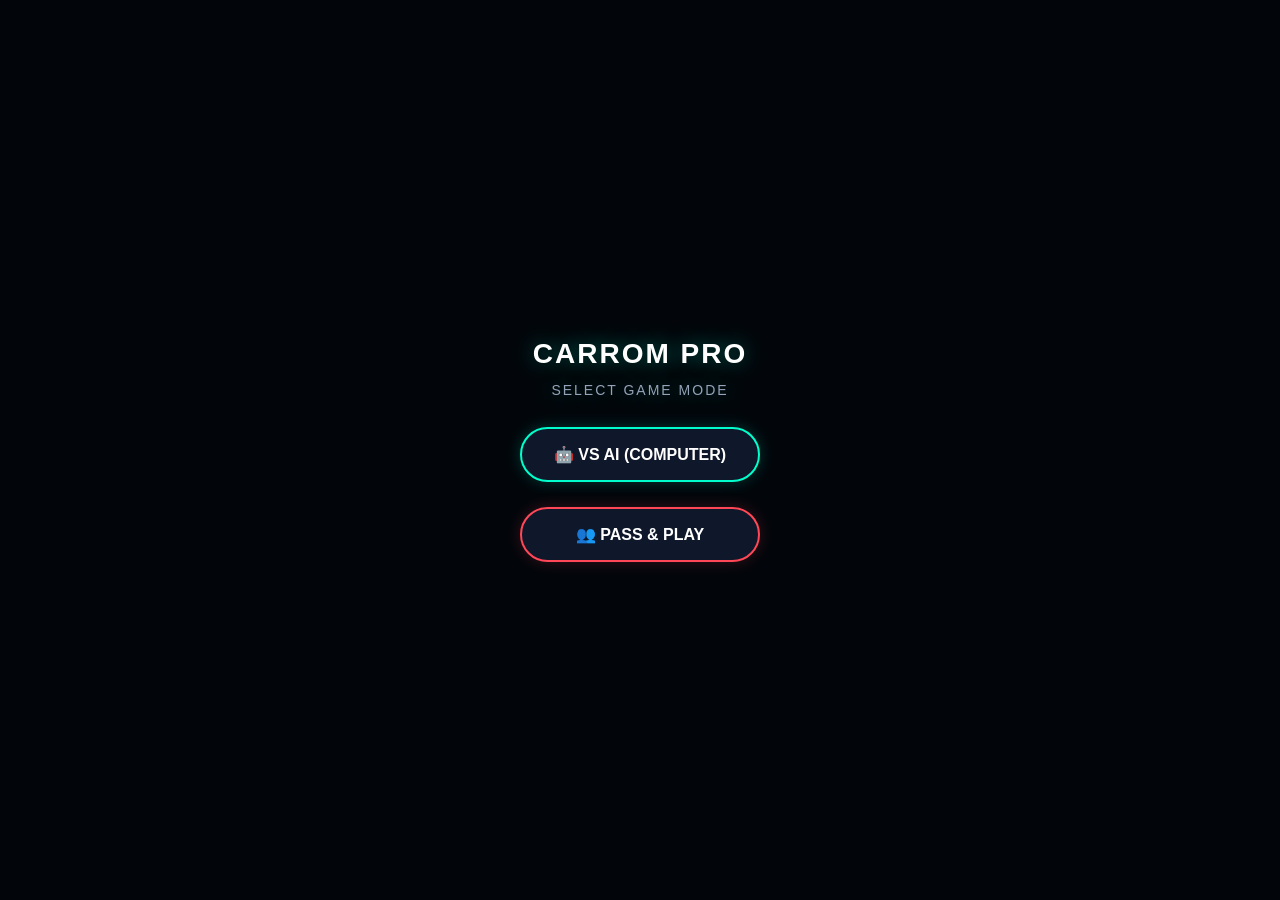
<file: GM/Caram_Bord.html>
<!DOCTYPE html>
<html lang="en">
<head>
    <meta charset="UTF-8">
    <meta name="viewport" content="width=device-width, initial-scale=1.0, maximum-scale=1.0, user-scalable=no, viewport-fit=cover">
    <title>Carrom Pro - Dual Sliders Configured</title>
    <style>
        * {
            margin: 0; padding: 0; box-sizing: border-box;
            -webkit-touch-callout: none; -webkit-user-select: none;
            user-select: none; touch-action: none;
        }
        html, body {
            width: 100%; height: 100%; background: #020508;
            font-family: -apple-system, BlinkMacSystemFont, "Segoe UI", Roboto, sans-serif;
            overflow: hidden; display: flex; justify-content: center; align-items: center;
        }
        
        #modeOverlay, #gameOverOverlay {
            position: absolute; top: 0; left: 0; width: 100%; height: 100%;
            background: rgba(3, 7, 12, 0.95); z-index: 10; display: flex;
            flex-direction: column; justify-content: center; align-items: center; gap: 25px;
            backdrop-filter: blur(10px); transition: all 0.4s ease;
        }
        #gameOverOverlay { display: none; background: rgba(2, 5, 8, 0.96); }
        
        .menu-title {
            color: #ffffff; font-size: 28px; font-weight: 900; letter-spacing: 2px;
            text-shadow: 0 0 20px rgba(0, 255, 204, 0.4); text-align: center;
        }
        .winnerText {
            font-size: 32px; font-weight: 900; color: #ffd700; text-align: center;
            text-shadow: 0 0 30px rgba(255, 215, 0, 0.6); margin-bottom: 10px;
        }
        .reasonText { font-size: 15px; color: #94a3b8; text-align: center; margin-bottom: 20px; }
        
        .menu-btn {
            width: 240px; padding: 16px; font-size: 16px; font-weight: bold;
            color: #ffffff; background: #0f172a; border: 2px solid #00ffcc;
            border-radius: 30px; cursor: pointer; transition: all 0.3s;
            box-shadow: 0 0 15px rgba(0, 255, 204, 0.2); text-transform: uppercase;
        }
        .menu-btn:hover {
            background: #00ffcc; color: #020508; box-shadow: 0 0 25px #00ffcc;
            transform: scale(1.05);
        }
        .menu-btn.vs-player { border-color: #ff4757; box-shadow: 0 0 15px rgba(255, 71, 87, 0.2); }
        .menu-btn.vs-player:hover { background: #ff4757; color: #ffffff; box-shadow: 0 0 25px #ff4757; }

        #gameApp {
            position: absolute; top: 0; left: 0; width: 100%; height: 100%;
            display: flex; flex-direction: column; justify-content: space-between;
            align-items: center; padding: 10px; z-index: 1; max-width: 450px; opacity: 0; pointer-events: none;
            transition: opacity 0.5s ease;
        }
        
        /* প্যানেল এবং স্লাইডার হোল্ডার */
        .top-deck, .bottom-deck {
            width: 100%; display: flex; flex-direction: column; gap: 8px;
        }

        .player-panel-top {
            width: 100%; background: linear-gradient(135deg, #0f151d, #1e293b); border: 2px solid #ff4757;
            border-radius: 16px; padding: 8px 16px; display: flex;
            justify-content: space-between; align-items: center; box-shadow: 0 8px 25px rgba(0,0,0,0.5);
        }
        .player-panel-bottom {
            width: 100%; background: linear-gradient(135deg, #0f151d, #1e293b); border: 2px solid #00ffcc;
            border-radius: 16px; padding: 8px 16px; display: flex;
            justify-content: space-between; align-items: center; box-shadow: 0 8px 25px rgba(0,0,0,0.5);
        }
        .user-profile { display: flex; align-items: center; gap: 12px; }
        .avatar-head {
            width: 38px; height: 38px; background: #1e293b; border-radius: 50%;
            display: flex; justify-content: center; align-items: center; border: 2px solid #7f8c8d; position: relative;
        }
        .avatar-head::before { content: ''; position: absolute; top: 6px; width: 12px; height: 12px; background: #94a3b8; border-radius: 50%; }
        .avatar-head::after { content: ''; position: absolute; bottom: 4px; width: 20px; height: 8px; background: #94a3b8; border-radius: 8px 8px 0 0; }
        .coin-indicator { width: 14px; height: 14px; border-radius: 50%; display: inline-block; margin-left: 5px; vertical-align: middle; box-shadow: inset 0 2px 4px rgba(255,255,255,0.3); }
        .white-ind { background: #ffffff; border: 1px solid #ccc; }
        .black-ind { background: #1e252b; border: 1px solid #000; }
        
        .meta-info { display: flex; flex-direction: column; }
        .player-name { font-size: 13px; font-weight: bold; color: #ffffff; letter-spacing: 0.5px; }
        .assigned-piece { font-size: 10px; color: #94a3b8; margin-top: 1px; }
        
        #turnStatusBadge {
            font-size: 11px; font-weight: bold; padding: 6px 16px; border-radius: 20px;
            text-align: center; letter-spacing: 1px; background: rgba(0, 255, 204, 0.1);
            border: 1px solid #00ffcc; color: #00ffcc; box-shadow: 0 0 10px rgba(0,254,204,0.1);
        }
        .score-display { font-size: 24px; font-weight: 900; text-shadow: 0 2px 4px rgba(0,0,0,0.5); }
        
        .board-wrapper {
            width: 100%; aspect-ratio: 1 / 1; background: #120600;
            border-radius: 20px; padding: 12px; box-shadow: 0 20px 50px rgba(0,0,0,0.8), inset 0 4px 10px rgba(255,255,255,0.1);
            position: relative;
        }
        .canvas-holder { 
            width: 100%; height: 100%; border-radius: 6px; overflow: hidden; 
            box-shadow: inset 0 0 20px rgba(0,0,0,0.8);
        }
        canvas { display: block; width: 100%; height: 100%; }
        
        /* ডাইনামিক আলাদা স্লাইডার বক্স */
        .slider-box-wrap { 
            width: 100%; background: #090d16; padding: 8px; border-radius: 12px;
            border: 1px solid rgba(255,255,255,0.05); display: flex; flex-direction: column; align-items: center;
        }
        .slider-title { font-size: 10px; color: #94a3b8; font-weight: bold; margin-bottom: 2px; text-transform: uppercase; }
        input[type=range] { width: 94%; -webkit-appearance: none; background: transparent; height: 26px; }
        input[type=range]::-webkit-slider-runnable-track { width: 100%; height: 4px; background: #020406; border-radius: 2px; }
        
        /* Player 1 স্লাইডার থাম্ব কালার (সবুজ) */
        .p1-slider::-webkit-slider-thumb {
            height: 22px; width: 22px; border-radius: 50%; background: #ffffff;
            border: 4px solid #00ffcc; cursor: pointer; -webkit-appearance: none; margin-top: -9px; box-shadow: 0 0 8px #00ffcc;
        }
        /* Player 2 স্লাইডার থাম্ব কালার (লাল) */
        .p2-slider::-webkit-slider-thumb {
            height: 22px; width: 22px; border-radius: 50%; background: #ffffff;
            border: 4px solid #ff4757; cursor: pointer; -webkit-appearance: none; margin-top: -9px; box-shadow: 0 0 8px #ff4757;
        }
        
        .utility-row { width: 100%; display: flex; justify-content: center; margin: 2px 0; }
        .reset-btn { background: #1e293b; border: 1px solid rgba(255,255,255,0.1); color: #e2e8f0; padding: 6px 20px; font-size: 11px; font-weight: bold; border-radius: 20px; cursor: pointer; transition: 0.2s; }
        .reset-btn:hover { background: #ff4757; border-color: #ff4757; color: #fff; }
    </style>
</head>
<body>

    <div id="modeOverlay">
        <div class="menu-title">CARROM PRO<br><span style="font-size: 14px; color: #94a3b8; font-weight: normal;">SELECT GAME MODE</span></div>
        <button class="menu-btn" onclick="selectGameMode('ai')">🤖 VS AI (Computer)</button>
        <button class="menu-btn vs-player" onclick="selectGameMode('pvp')">👥 Pass & Play</button>
    </div>

    <div id="gameOverOverlay">
        <div class="winnerText" id="winHeader">PLAYER 1 WINS!</div>
        <div class="reasonText" id="winReason">All white pieces are cleared.</div>
        <button class="menu-btn" onclick="resetFromGameOver()">PLAY AGAIN</button>
        <button class="menu-btn vs-player" onclick="quitToMainMenuFromOver()">MAIN MENU</button>
    </div>

    <div id="gameApp">
        <div class="top-deck">
            <div class="player-panel-top">
                <div class="user-profile">
                    <div class="avatar-head" id="p2Avatar" style="border-color: #ff4757;"></div>
                    <div class="meta-info">
                        <span class="player-name" id="p2Name">PLAYER 2</span>
                        <span class="assigned-piece">কালো গুটি <span class="coin-indicator black-ind"></span></span>
                    </div>
                </div>
                <div id="p2Score" class="score-display" style="color: #ff4757;">0</div>
            </div>
            <div class="slider-box-wrap" id="p2SliderContainer">
                <div class="slider-title" id="p2Guide" style="color: #ff4757;">PLAYER 2: পজিশন সেট করুন</div>
                <input type="range" class="p2-slider" id="p2Slider" min="95" max="505" value="300" oninput="liveSliderMove(this.value, 2)">
            </div>
        </div>

        <div id="turnStatusBadge">PLAYER 1 TURN</div>

        <div class="board-wrapper">
            <div class="canvas-holder">
                <canvas id="mainCarromCanvas"></canvas>
            </div>
        </div>

        <div class="utility-row">
            <button class="reset-btn" onclick="quitToMainMenu()">MAIN MENU</button>
        </div>

        <div class="bottom-deck">
            <div class="slider-box-wrap" id="p1SliderContainer">
                <div class="slider-title" id="p1Guide" style="color: #00ffcc;">PLAYER 1: পজিশন সেট করুন</div>
                <input type="range" class="p1-slider" id="p1Slider" min="95" max="505" value="300" oninput="liveSliderMove(this.value, 1)">
            </div>
            <div class="player-panel-bottom">
                <div class="user-profile">
                    <div class="avatar-head" style="border-color: #00ffcc;"></div>
                    <div class="meta-info">
                        <span class="player-name">PLAYER 1</span>
                        <span class="assigned-piece">সাদা গুটি <span class="coin-indicator white-ind"></span></span>
                    </div>
                </div>
                <div id="p1Score" class="score-display" style="color: #00ffcc;">0</div>
            </div>
        </div>
    </div>

    <script>
        const canvas = document.getElementById('mainCarromCanvas');
        const ctx = canvas.getContext('2d');
        const p1Slider = document.getElementById('p1Slider');
        const p2Slider = document.getElementById('p2Slider');
        const turnStatusBadge = document.getElementById('turnStatusBadge');

        const size = 600;
        canvas.width = size; canvas.height = size;

        let gameMode = 'pvp'; 
        let activePlayer = 1; 
        let matchScores = { p1: 0, p2: 0 };
        let strikerActiveMoving = false; 
        let aiThinking = false;
        let isMatchOver = false;

        const gameFriction = 0.982; 
        const pieceRadius = 14;     
        const strikerRadius = 19;   
        const innerBorder = 44, outerBorder = size - 44;
        const pocketRadius = 24;

        const pockets = [
            { x: 44, y: 44 }, { x: size - 44, y: size - 44 },
            { x: 44, y: size - 44 }, { x: size - 44, y: 44 }
        ];

        const p1BaseY = size - 110; 
        const p2BaseY = 110;        

        let striker = { x: size / 2, y: p1BaseY, vx: 0, vy: 0, radius: strikerRadius, placed: true };
        let pieces = [];
        let isAiming = false;
        let pullPoint = { x: 0, y: 0 };
        
        let shotOwnPiecePotted = false;
        let queenPottedThisShot = false;
        let queenPottedWaitingForCover = false;
        let queenOwner = 0; 

        let framesSinceShotFired = 0;
        const MIN_REQUIRED_FRAMES = 30;

        function selectGameMode(mode) {
            gameMode = mode;
            document.getElementById('modeOverlay').style.opacity = '0';
            document.getElementById('modeOverlay').style.pointerEvents = 'none';
            document.getElementById('gameApp').style.opacity = '1';
            document.getElementById('gameApp').style.pointerEvents = 'all';
            
            if(mode === 'ai') {
                document.getElementById('p2Name').innerText = "AI BOT";
                document.getElementById('p2Avatar').style.borderColor = "#94a3b8";
                document.getElementById('p2SliderContainer').style.display = "none"; // AI মোডে উপরের স্লাইডার লাগবে না
            } else {
                document.getElementById('p2Name').innerText = "PLAYER 2";
                document.getElementById('p2Avatar').style.borderColor = "#ff4757";
                document.getElementById('p2SliderContainer').style.display = "flex";
            }
            triggerMatchReset();
        }

        function quitToMainMenu() {
            document.getElementById('modeOverlay').style.opacity = '1';
            document.getElementById('modeOverlay').style.pointerEvents = 'all';
            document.getElementById('gameApp').style.opacity = '0';
            document.getElementById('gameApp').style.pointerEvents = 'none';
            document.getElementById('gameOverOverlay').style.display = 'none';
        }

        function resetFromGameOver() {
            document.getElementById('gameOverOverlay').style.display = 'none';
            triggerMatchReset();
        }

        function quitToMainMenuFromOver() {
            document.getElementById('gameOverOverlay').style.display = 'none';
            quitToMainMenu();
        }

        function triggerMatchReset() {
            matchScores.p1 = 0; matchScores.p2 = 0;
            document.getElementById('p1Score').innerText = 0;
            document.getElementById('p2Score').innerText = 0;
            
            activePlayer = 1; 
            strikerActiveMoving = false;
            shotOwnPiecePotted = false;
            queenPottedThisShot = false;
            queenPottedWaitingForCover = false;
            queenOwner = 0;
            aiThinking = false;
            framesSinceShotFired = 0;
            isMatchOver = false;
            
            generateFlatPieces();
            applyTurnConfigurations();
        }

        function generateFlatPieces() {
            pieces = [];
            const cx = size / 2, cy = size / 2;
            pieces.push({ x: cx, y: cy, vx: 0, vy: 0, radius: pieceRadius, type: 'queen', mainColor: '#ff2e63', innerColor: '#ffffff' });
            
            for (let i = 0; i < 6; i++) {
                let angle = (i * Math.PI * 2) / 6;
                let dist = pieceRadius * 2.15;
                let type = (i % 2 === 0) ? 'white' : 'black';
                pieces.push({ x: cx + Math.cos(angle) * dist, y: cy + Math.sin(angle) * dist, vx: 0, vy: 0, radius: pieceRadius, type: type, mainColor: type === 'white' ? '#f8fafc' : '#1e293b', innerColor: type === 'white' ? '#cbd5e1' : '#0f172a' });
            }

            for (let i = 0; i < 12; i++) {
                let angle = (i * Math.PI * 2) / 12 + (Math.PI / 6);
                let dist = pieceRadius * 4.2;
                let type = (i % 2 === 0) ? 'white' : 'black';
                pieces.push({ x: cx + Math.cos(angle) * dist, y: cy + Math.sin(angle) * dist, vx: 0, vy: 0, radius: pieceRadius, type: type, mainColor: type === 'white' ? '#f8fafc' : '#1e293b', innerColor: type === 'white' ? '#cbd5e1' : '#0f172a' });
            }
        }

        // 🔄 টার্ন চেঞ্জ হলে স্লাইডার একটিভ/ডিঅ্যাক্টিভ করা
        function applyTurnConfigurations() {
            if(isMatchOver) return;
            isAiming = false; 
            striker.vx = 0; striker.vy = 0;
            
            let targetY = (activePlayer === 1) ? p1BaseY : p2BaseY;
            
            let safeX = 300;
            for (let xCheck = 300; xCheck <= 505; xCheck += 5) {
                if (!isPieceOverlappingBaseline(xCheck, targetY)) { safeX = xCheck; break; }
            }
            striker.x = safeX; striker.y = targetY; striker.placed = true; 
            
            // স্লাইডার ভ্যালু সিঙ্ক করা
            p1Slider.value = safeX;
            p2Slider.value = safeX;

            if (activePlayer === 1) {
                p1Slider.disabled = false;
                p2Slider.disabled = true; // প্লেয়ার ২ এর স্লাইডার লক থাকবে
                
                turnStatusBadge.innerText = queenPottedWaitingForCover ? "PLAYER 1: কাভার শট দিন! 👑" : "PLAYER 1 TURN"; 
                turnStatusBadge.style.color = "#00ffcc";
                turnStatusBadge.style.borderColor = "#00ffcc"; turnStatusBadge.style.background = "rgba(0, 255, 204, 0.08)";
            } else {
                p1Slider.disabled = true; // প্লেয়ার ১ এর স্লাইডার লক থাকবে
                
                let p2Color = (gameMode === 'ai') ? "#94a3b8" : "#ff4757";
                turnStatusBadge.innerText = (gameMode === 'ai') ? (queenPottedWaitingForCover ? "AI BOT: কাভার শট দিচ্ছে... 👑" : "AI BOT THINKING...") : (queenPottedWaitingForCover ? "PLAYER 2: কাভার শট দিন! 👑" : "PLAYER 2 TURN"); 
                turnStatusBadge.style.color = p2Color;
                turnStatusBadge.style.borderColor = p2Color; turnStatusBadge.style.background = "rgba(255, 71, 87, 0.08)";
                
                if(gameMode === 'ai') {
                    p2Slider.disabled = true;
                    if(!aiThinking) { aiThinking = true; setTimeout(executeAISmartTurn, 800); }
                } else {
                    p2Slider.disabled = false; // পাস অ্যান্ড প্লে মোডে ২য় স্লাইডার আনলক হবে
                }
            }
        }

        function executeAISmartTurn() {
            if (activePlayer !== 2 || strikerActiveMoving || isMatchOver) { aiThinking = false; return; }

            let targetPieces = pieces.filter(p => p.type === 'black');
            if(!queenPottedWaitingForCover && pieces.some(p => p.type === 'queen')) {
                targetPieces.push(pieces.find(p => p.type === 'queen'));
            }
            if(targetPieces.length === 0) targetPieces = pieces; 

            if(targetPieces.length > 0) {
                let bestTarget = targetPieces[0];
                let minDist = 9999;
                targetPieces.forEach(p => {
                    let d = Math.hypot(p.x - striker.x, p.y - striker.y);
                    if(d < minDist) { minDist = d; bestTarget = p; }
                });

                let idealX = Math.max(120, Math.min(480, bestTarget.x + (Math.random() * 60 - 30)));
                striker.x = idealX;
                p2Slider.value = idealX;

                setTimeout(() => {
                    if (activePlayer !== 2 || isMatchOver) { aiThinking = false; return; }
                    let angle = Math.atan2(bestTarget.y - striker.y, bestTarget.x - striker.x);
                    let force = 17 + Math.random() * 5; 

                    striker.vx = Math.cos(angle) * force;
                    striker.vy = Math.sin(angle) * force;
                    striker.placed = false;
                    strikerActiveMoving = true;
                    shotOwnPiecePotted = false;
                    queenPottedThisShot = false;
                    framesSinceShotFired = 0; 
                    aiThinking = false;
                }, 400);
            } else {
                aiThinking = false; activePlayer = 1; applyTurnConfigurations();
            }
        }

        function isPieceOverlappingBaseline(x, y) {
            for (let i = 0; i < pieces.length; i++) {
                if (Math.hypot(pieces[i].x - x, pieces[i].y - y) < (pieces[i].radius + strikerRadius + 2)) return true;
            }
            return false;
        }

        // 🎛️ কোন স্লাইডার নড়ছে তা ট্র্যাক করে পজিশন চেঞ্জ করা
        function liveSliderMove(val, sliderId) {
            if (!striker.placed || strikerActiveMoving || isMatchOver) return;
            if (sliderId !== activePlayer) return; // যার চাল শুধু তার স্লাইডারই কাজ করবে

            let targetX = parseInt(val);
            let targetY = (activePlayer === 1) ? p1BaseY : p2BaseY;
            if (!isPieceOverlappingBaseline(targetX, targetY)) striker.x = targetX;
        }

        function extractTouchCoords(e) {
            const rect = canvas.getBoundingClientRect();
            let cX = e.touches ? e.touches[0].clientX : e.clientX;
            let cY = e.touches ? e.touches[0].clientY : e.clientY;
            return { x: ((cX - rect.left) / rect.width) * size, y: ((cY - rect.top) / rect.height) * size };
        }

        function processPointerDown(e) {
            if (!striker.placed || strikerActiveMoving || isMatchOver) return;
            if (gameMode === 'ai' && activePlayer === 2) return; 
            
            const pos = extractTouchCoords(e);
            if (Math.hypot(pos.x - striker.x, pos.y - striker.y) < striker.radius + 80) {
                isAiming = true; pullPoint = pos; e.preventDefault();
            }
        }

        function processPointerMove(e) {
            if (!isAiming || isMatchOver) return; pullPoint = extractTouchCoords(e); e.preventDefault();
        }

        function processPointerUp(e) {
            if (!isAiming || isMatchOver) return; isAiming = false;
            
            let dx = striker.x - pullPoint.x; let dy = striker.y - pullPoint.y;
            let targetDist = Math.hypot(dx, dy);
            let targetForce = Math.min(targetDist * 0.18, 26);
            let targetAngle = Math.atan2(dy, dx);

            if (targetForce > 1.0) {
                striker.vx = Math.cos(targetAngle) * targetForce;
                striker.vy = Math.sin(targetAngle) * targetForce;
                striker.placed = false; strikerActiveMoving = true;
                shotOwnPiecePotted = false; queenPottedThisShot = false; framesSinceShotFired = 0; 
            }
        }

        canvas.addEventListener('mousedown', processPointerDown, { passive: false });
        window.addEventListener('mousemove', processPointerMove, { passive: false });
        window.addEventListener('mouseup', processPointerUp);
        canvas.addEventListener('touchstart', processPointerDown, { passive: false });
        canvas.addEventListener('touchmove', processPointerMove, { passive: false });
        window.addEventListener('touchend', processPointerUp);

        function evaluateMatchResult() {
            isMatchOver = true; striker.vx = 0; striker.vy = 0;
            pieces.forEach(p => { p.vx = 0; p.vy = 0; });
            
            let winHeader = document.getElementById('winHeader');
            let winReason = document.getElementById('winReason');
            
            if (matchScores.p1 > matchScores.p2) {
                winHeader.innerText = "🏆 PLAYER 1 WINS!"; winHeader.style.color = "#00ffcc";
                winReason.innerText = `Score: P1 (${matchScores.p1}) vs P2 (${matchScores.p2})`;
            } else if (matchScores.p2 > matchScores.p1) {
                winHeader.innerText = (gameMode === 'ai') ? "🤖 COMPUTER WINS!" : "🏆 PLAYER 2 WINS!";
                winHeader.style.color = "#ff4757";
                winReason.innerText = `Score: P2 (${matchScores.p2}) vs P1 (${matchScores.p1})`;
            } else {
                winHeader.innerText = "🤝 MATCH DRAW!"; winHeader.style.color = "#ffd700";
                winReason.innerText = `Both points equal (${matchScores.p1} - ${matchScores.p2}).`;
            }
            document.getElementById('gameOverOverlay').style.display = 'flex';
        }

        function executePhysicsLoopp() {
            if (isMatchOver) return;

            striker.x += striker.vx; striker.y += striker.vy;
            striker.vx *= gameFriction; striker.vy *= gameFriction;
            if (Math.hypot(striker.vx, striker.vy) < 0.2) { striker.vx = 0; striker.vy = 0; }

            pieces.forEach(p => {
                p.x += p.vx; p.y += p.vy; p.vx *= gameFriction; p.vy *= gameFriction;
                if (Math.hypot(p.vx, p.vy) < 0.2) { p.vx = 0; p.vy = 0; }
            });

            [striker, ...pieces].forEach(obj => {
                if (obj.x - obj.radius < innerBorder) { obj.x = innerBorder + obj.radius; obj.vx *= -1; }
                if (obj.x + obj.radius > outerBorder) { obj.x = outerBorder - obj.radius; obj.vx *= -1; }
                if (obj.y - obj.radius < innerBorder) { obj.y = innerBorder + obj.radius; obj.vy *= -1; }
                if (obj.y + obj.radius > outerBorder) { obj.y = outerBorder - obj.radius; obj.vy *= -1; }
            });

            let entities = [striker, ...pieces];
            for (let i = 0; i < entities.length; i++) {
                for (let j = i + 1; j < entities.length; j++) {
                    let e1 = entities[i], e2 = entities[j];
                    let dx = e2.x - e1.x, dy = e2.y - e1.y;
                    let distance = Math.hypot(dx, dy);
                    let requiredMin = e1.radius + e2.radius;

                    if (distance < requiredMin) {
                        let overlap = requiredMin - distance;
                        let normalX = dx / distance, normalY = dy / distance;
                        e1.x -= normalX * overlap * 0.5; e1.y -= normalY * overlap * 0.5;
                        e2.x += normalX * overlap * 0.5; e2.y += normalY * overlap * 0.5;

                        let relativeVx = e1.vx - e2.vx, relativeVy = e1.vy - e2.vy;
                        let impulseForce = (normalX * relativeVx + normalY * relativeVy);
                        if (impulseForce > 0) {
                            e1.vx -= impulseForce * normalX; e1.vy -= impulseForce * normalY;
                            e2.vx += impulseForce * normalX; e2.vy += impulseForce * normalY;
                        }
                    }
                }
            }

            for (let index = pieces.length - 1; index >= 0; index--) {
                let p = pieces[index];
                for (let pk of pockets) {
                    if (Math.hypot(p.x - pk.x, p.y - pk.y) < pocketRadius + 4) {
                        if (p.type === 'white') {
                            matchScores.p1++; document.getElementById('p1Score').innerText = matchScores.p1;
                            if (activePlayer === 1) shotOwnPiecePotted = true; 
                        } 
                        else if (p.type === 'black') {
                            matchScores.p2++; document.getElementById('p2Score').innerText = matchScores.p2;
                            if (activePlayer === 2) shotOwnPiecePotted = true; 
                        } 
                        else if (p.type === 'queen') { queenPottedThisShot = true; }
                        pieces.splice(index, 1); break;
                    }
                }
            }

            let remainingWhite = pieces.filter(p => p.type === 'white').length;
            let remainingBlack = pieces.filter(p => p.type === 'black').length;
            if (remainingWhite === 0 || remainingBlack === 0) {
                if (striker.vx === 0 && striker.vy === 0 && pieces.every(p => p.vx === 0 && p.vy === 0)) {
                    evaluateMatchResult(); return;
                }
            }

            pockets.forEach(pk => {
                if (Math.hypot(striker.x - pk.x, striker.y - pk.y) < pocketRadius + 2) {
                    striker.vx = 0; striker.vy = 0; shotOwnPiecePotted = false;
                }
            });

            if (strikerActiveMoving) {
                framesSinceShotFired++;

                if (striker.vx === 0 && striker.vy === 0 && pieces.every(p => p.vx === 0 && p.vy === 0) && framesSinceShotFired >= MIN_REQUIRED_FRAMES) {
                    
                    if (queenPottedThisShot && !queenPottedWaitingForCover) {
                        queenPottedWaitingForCover = true; queenOwner = activePlayer;
                    }
                    else if (queenPottedWaitingForCover && activePlayer === queenOwner) {
                        if (shotOwnPiecePotted) {
                            if (activePlayer === 1) matchScores.p1 += 3; else matchScores.p2 += 3;
                            document.getElementById('p1Score').innerText = matchScores.p1;
                            document.getElementById('p2Score').innerText = matchScores.p2;
                            queenPottedWaitingForCover = false;
                        } else {
                            pieces.push({ x: size / 2, y: size / 2, vx: 0, vy: 0, radius: pieceRadius, type: 'queen', mainColor: '#ff2e63', innerColor: '#ffffff' });
                            queenPottedWaitingForCover = false;
                            activePlayer = (activePlayer === 1) ? 2 : 1;
                        }
                    } 
                    else {
                        if (!shotOwnPiecePotted) { activePlayer = (activePlayer === 1) ? 2 : 1; }
                    }
                    
                    shotOwnPiecePotted = false; queenPottedThisShot = false; strikerActiveMoving = false; framesSinceShotFired = 0;
                    applyTurnConfigurations(); 
                }
            }
        }

        function drawPremium3DCarromBoard() {
            let boardGrad = ctx.createRadialGradient(size/2, size/2, 40, size/2, size/2, size * 0.7);
            boardGrad.addColorStop(0, '#f5cba7'); boardGrad.addColorStop(0.7, '#e59866'); boardGrad.addColorStop(1, '#af601a');   
            ctx.fillStyle = boardGrad; ctx.fillRect(0, 0, size, size);

            ctx.strokeStyle = "#1b0c02"; ctx.lineWidth = innerBorder * 2; ctx.strokeRect(0, 0, size, size);
            ctx.strokeStyle = "rgba(0, 0, 0, 0.4)"; ctx.lineWidth = 1.5; ctx.strokeRect(innerBorder, innerBorder, size - innerBorder*2, size - innerBorder*2);

            pockets.forEach(p => {
                ctx.fillStyle = "#334155"; ctx.beginPath(); ctx.arc(p.x, p.y, pocketRadius + 1.5, 0, Math.PI * 2); ctx.fill();
                let holeGrad = ctx.createRadialGradient(p.x, p.y, 5, p.x, p.y, pocketRadius);
                holeGrad.addColorStop(0, '#05050a'); holeGrad.addColorStop(1, '#1e293b');
                ctx.fillStyle = holeGrad; ctx.beginPath(); ctx.arc(p.x, p.y, pocketRadius, 0, Math.PI * 2); ctx.fill();
            });

            ctx.strokeStyle = "#a04000"; ctx.lineWidth = 3; ctx.beginPath(); ctx.arc(size/2, size/2, 54, 0, Math.PI * 2); stroke();
            ctx.strokeStyle = "#78281f"; ctx.lineWidth = 1.5; ctx.beginPath(); ctx.arc(size/2, size/2, 48, 0, Math.PI * 2); stroke();
            
            ctx.save(); ctx.translate(size/2, size/2); ctx.strokeStyle = "#78281f"; ctx.lineWidth = 1.5;
            for(let i=0; i<8; i++) {
                ctx.rotate(Math.PI / 4); ctx.beginPath(); ctx.moveTo(0, 0); ctx.lineTo(0, -46); ctx.stroke();
                ctx.fillStyle = (i % 2 === 0) ? "#b03a2e" : "#1c2833";
                ctx.beginPath(); ctx.moveTo(0,0); ctx.lineTo(0, -46); ctx.lineTo(10, -20); ctx.closePath(); ctx.fill();
            }
            ctx.restore();
            
            ctx.fillStyle = "#ff2e63"; ctx.beginPath(); ctx.arc(size/2, size/2, 11, 0, Math.PI * 2); ctx.fill();
            ctx.strokeStyle = "#562401"; ctx.lineWidth = 1.5;
            
            const baseConfigs = [
                {x1: 95, y1: p1BaseY, x2: size-95, y2: p1BaseY, isHoriz: true},
                {x1: 95, y1: p2BaseY, x2: size-95, y2: p2BaseY, isHoriz: true},
                {x1: 110, y1: 95, x2: 110, y2: size-95, isHoriz: false},
                {x1: size-110, y1: 95, x2: size-110, y2: size-95, isHoriz: false}
            ];

            baseConfigs.forEach(b => {
                let offset = 10;
                if(b.isHoriz) {
                    ctx.beginPath(); ctx.moveTo(b.x1, b.y1 - offset); ctx.lineTo(b.x2, b.y2 - offset); ctx.stroke();
                    ctx.beginPath(); ctx.moveTo(b.x1, b.y1 + offset); ctx.lineTo(b.x2, b.y2 + offset); ctx.stroke();
                    ctx.fillStyle = "#cb4335"; ctx.beginPath(); ctx.arc(b.x1, b.y1, 9, 0, Math.PI * 2); ctx.fill(); ctx.beginPath(); ctx.arc(b.x2, b.y2, 9, 0, Math.PI * 2); ctx.fill();
                } else {
                    ctx.beginPath(); ctx.moveTo(b.x1 - offset, b.y1); ctx.lineTo(b.x2 - offset, b.y2); ctx.stroke();
                    ctx.beginPath(); ctx.moveTo(b.x1 + offset, b.y1); ctx.lineTo(b.x2 + offset, b.y2); stroke();
                    ctx.fillStyle = "#cb4335"; ctx.beginPath(); ctx.arc(b.x1, b.y1, 9, 0, Math.PI * 2); ctx.fill(); ctx.beginPath(); ctx.arc(b.x2, b.y2, 9, 0, Math.PI * 2); ctx.fill();
                }
            });

            ctx.strokeStyle = "rgba(0, 0, 0, 0.6)"; ctx.lineWidth = 1.2;
            const corners = [
                {xs: innerBorder+15, ys: innerBorder+15, angle: Math.PI/4},
                {xs: size-innerBorder-15, ys: innerBorder+15, angle: 3*Math.PI/4},
                {xs: innerBorder+15, ys: size-innerBorder-15, angle: -Math.PI/4},
                {xs: size-innerBorder-15, ys: size-innerBorder-15, angle: -3*Math.PI/4}
            ];
            corners.forEach(c => {
                ctx.save(); ctx.translate(c.xs, c.ys); ctx.rotate(c.angle); ctx.beginPath(); ctx.moveTo(0, 0); ctx.lineTo(120, 0); ctx.stroke();
                ctx.beginPath(); ctx.arc(70, 0, 14, Math.PI*0.5, Math.PI*1.5); ctx.stroke(); ctx.restore();
            });
        }

        function drawFlatEntities() {
            pieces.forEach(p => {
                ctx.fillStyle = "rgba(0, 0, 0, 0.4)"; ctx.beginPath(); ctx.arc(p.x + 3, p.y + 4, p.radius, 0, Math.PI * 2); ctx.fill();
            });
            if ((striker.placed || strikerActiveMoving) && !isMatchOver) {
                ctx.fillStyle = "rgba(0, 0, 0, 0.45)"; ctx.beginPath(); ctx.arc(striker.x + 4, striker.y + 6, striker.radius, 0, Math.PI * 2); ctx.fill();
            }

            pieces.forEach(p => {
                ctx.save();
                let coinGrad = ctx.createRadialGradient(p.x - p.radius*0.3, p.y - p.radius*0.3, 2, p.x, p.y, p.radius);
                coinGrad.addColorStop(0, '#ffffff'); coinGrad.addColorStop(0.2, p.mainColor); coinGrad.addColorStop(1, p.innerColor);
                ctx.fillStyle = coinGrad; ctx.beginPath(); ctx.arc(p.x, p.y, p.radius, 0, Math.PI * 2); ctx.fill();
                ctx.restore();
            });

            if ((striker.placed || strikerActiveMoving) && !isMatchOver) {
                ctx.save();
                let sColor = (activePlayer === 1) ? "#00ffcc" : ((gameMode === 'ai') ? "#94a3b8" : "#ff4757");
                let sColorDark = (activePlayer === 1) ? "#006652" : ((gameMode === 'ai') ? "#334155" : "#991b1b");
                
                let strGrad = ctx.createRadialGradient(striker.x - strikerRadius*0.3, striker.y - strikerRadius*0.3, 3, striker.x, striker.y, striker.radius);
                strGrad.addColorStop(0, '#ffffff'); strGrad.addColorStop(0.2, sColor); strGrad.addColorStop(1, sColorDark);
                ctx.fillStyle = strGrad; ctx.beginPath(); ctx.arc(striker.x, striker.y, striker.radius, 0, Math.PI * 2); ctx.fill();
                
                ctx.strokeStyle = "#ffd700"; ctx.lineWidth = 1.5;
                ctx.beginPath(); ctx.arc(striker.x, striker.y, striker.radius * 0.55, 0, Math.PI * 2); ctx.stroke();
                ctx.restore();
            }

            if (isAiming && !isMatchOver) {
                ctx.save();
                let dx = striker.x - pullPoint.x; let dy = striker.y - pullPoint.y;
                let distanceMag = Math.hypot(dx, dy);
                
                if (distanceMag > 2) {
                    let unitX = dx / distanceMag; let unitY = dy / distanceMag;
                    let rayLength = 450; let closestPiece = null; let minT = rayLength;

                    for (let i = 0; i < pieces.length; i++) {
                        let p = pieces[i];
                        let ocX = p.x - striker.x; let ocY = p.y - striker.y;
                        let proj = ocX * unitX + ocY * unitY;
                        if (proj > 0) {
                            let disc = p.radius + striker.radius;
                            let distSq = (ocX * ocX + ocY * ocY) - proj * proj;
                            if (distSq < disc * disc) {
                                let t = proj - Math.sqrt(disc * disc - distSq);
                                if (t > 0 && t < minT) { minT = t; closestPiece = p; }
                            }
                        }
                    }

                    let hitX = striker.x + unitX * minT; let hitY = striker.y + unitY * minT;
                    let activeColor = (activePlayer === 1) ? "#00ffcc" : "#ff4757";

                    ctx.strokeStyle = activeColor; ctx.lineWidth = 2.5; ctx.setLineDash([6, 4]);
                    ctx.beginPath(); ctx.moveTo(striker.x, striker.y); ctx.lineTo(hitX, hitY); ctx.stroke();

                    if (closestPiece) {
                        let normalX = (closestPiece.x - hitX) / (closestPiece.radius + striker.radius);
                        let normalY = (closestPiece.y - hitY) / (closestPiece.radius + striker.radius);
                        ctx.strokeStyle = "#ffd700"; ctx.lineWidth = 2; ctx.setLineDash([4, 4]);
                        ctx.beginPath(); ctx.moveTo(closestPiece.x, closestPiece.y);
                        ctx.lineTo(closestPiece.x + normalX * 110, closestPiece.y + normalY * 110); ctx.stroke();
                    }

                    ctx.strokeStyle = "rgba(255,255,255,0.25)"; ctx.lineWidth = 1.2; ctx.setLineDash([]);
                    ctx.beginPath(); ctx.moveTo(striker.x, striker.y); ctx.lineTo(pullPoint.x, pullPoint.y); ctx.stroke();
                }
                ctx.restore();
            }
        }

        function stroke() { ctx.stroke(); }

        function gameCoreRenderLoop() {
            executePhysicsLoopp(); drawPremium3DCarromBoard(); drawFlatEntities();
            requestAnimationFrame(gameCoreRenderLoop);
        }

        generateFlatPieces(); requestAnimationFrame(gameCoreRenderLoop);
    </script>
</body>
</html>
</file>
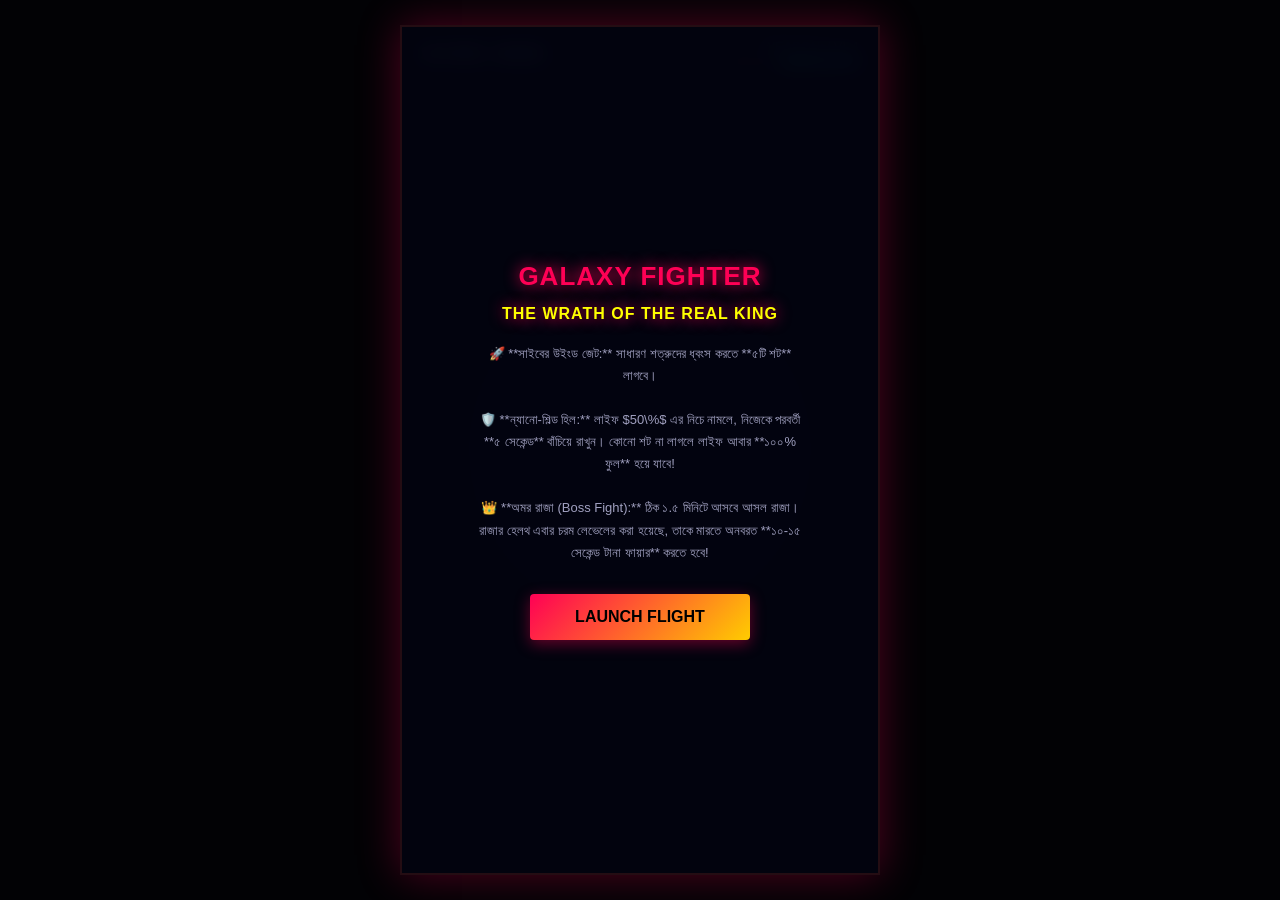
<file: GM/Galaxy_Fiter.html>
<!DOCTYPE html>
<html lang="en">
<head>
    <meta charset="UTF-8">
    <meta name="viewport" content="width=device-width, initial-scale=1.0, maximum-scale=1.0, user-select=none">
    <title>Galaxy Fighter: Hardcore King's Wrath</title>
    <style>
        * {
            margin: 0;
            padding: 0;
            box-sizing: border-box;
            -webkit-touch-callout: none;
            -webkit-user-select: none;
            user-select: none;
        }
        body, html {
            width: 100%;
            height: 100%;
            background-color: #020205;
            font-family: 'Impact', 'Arial Black', sans-serif;
            overflow: hidden;
            position: fixed;
            display: flex;
            justify-content: center;
            align-items: center;
        }
        #gameWrapper {
            position: relative;
            width: 100%;
            max-width: 480px;
            height: 100%;
            max-height: 850px;
            box-shadow: 0 0 40px rgba(255, 0, 85, 0.3);
            overflow: hidden;
            border: 2px solid #240d13;
        }
        canvas {
            display: block;
            width: 100%;
            height: 100%;
            background: radial-gradient(circle at center, #0a0521 0%, #010106 100%);
        }
        /* HUD UI Design */
        .arcade-hud {
            position: absolute;
            top: 0; left: 0; width: 100%;
            padding: 12px 18px;
            display: flex;
            flex-direction: column;
            gap: 5px;
            pointer-events: none;
            z-index: 5;
        }
        .hud-row {
            display: flex;
            justify-content: space-between;
            align-items: center;
        }
        .score-box {
            color: #ffffff;
            font-size: 18px;
            text-shadow: 0 0 8px #00a2ff;
        }
        .live-stat {
            color: #ff3366;
            font-size: 13px;
            text-align: right;
        }
        .bar-outer {
            width: 80px; height: 8px;
            background: #222; border: 1px solid #00ffcc;
            margin-top: 2px; display: inline-block; overflow: hidden;
            border-radius: 2px;
        }
        .bar-inner { width: 100%; height: 100%; background: linear-gradient(90deg, #00ffcc, #0077ff); transition: width 0.1s; }
        
        /* Boss HP Tracker */
        #bossHpBox {
            width: 100%;
            background: rgba(30, 0, 5, 0.75);
            border: 2px solid #ff0055;
            padding: 8px;
            border-radius: 4px;
            display: none;
            flex-direction: column;
            align-items: center;
            margin-top: 5px;
            box-shadow: 0 0 15px rgba(255, 0, 85, 0.5);
        }
        .boss-bar-outer {
            width: 100%; height: 12px; background: #220005;
            border-radius: 3px; overflow: hidden; margin-top: 4px;
            border: 1px solid #ff3366;
        }
        .boss-bar-inner { width: 100%; height: 100%; background: linear-gradient(90deg, #ff0033, #ffcc00, #ff0033); transition: width 0.05s; }

        /* Alerts and Statuses */
        #statusAlert {
            position: absolute;
            top: 130px; left: 50%;
            transform: translateX(-50%);
            color: #ffcc00; font-size: 14px;
            letter-spacing: 2px; font-weight: bold;
            opacity: 0; transition: opacity 0.3s;
            text-shadow: 0 0 8px #ff9900;
            pointer-events: none; z-index: 5;
            text-align: center;
            width: 90%;
        }

        /* Overlay Interface Panels */
        .overlay-panel {
            position: absolute;
            top: 0; left: 0; width: 100%; height: 100%;
            display: flex; flex-direction: column; justify-content: center; align-items: center;
            background: rgba(3, 4, 15, 0.96);
            backdrop-filter: blur(10px);
            color: white; z-index: 10; padding: 25px;
        }
        h1 {
            font-size: 26px; color: #ff0055; text-shadow: 0 0 15px #ff0055;
            margin-bottom: 15px; text-align: center; letter-spacing: 1px; line-height: 1.3;
        }
        .menu-btn {
            background: linear-gradient(135deg, #ff0055 0%, #ffcc00 100%);
            color: #000; border: none; padding: 14px 45px;
            font-size: 16px; font-weight: bold; border-radius: 4px;
            cursor: pointer; box-shadow: 0 4px 15px rgba(255,0,85,0.4);
        }
    </style>
</head>
<body>

    <div id="gameWrapper">
        <div id="statusAlert">DIFFICULTY LEVEL UP</div>

        <div class="arcade-hud">
            <div class="hud-row">
                <div class="score-box">SCORE: <span id="scoreVal">00000</span></div>
                <div class="live-stat">
                    <div style="color:#00b7ff">WEAPON: <span id="tierVal" style="color:#fff">LVL 1</span></div>
                    <div>JET HP: <div class="bar-outer"><div id="hpFill" class="bar-inner"></div></div></div>
                </div>
            </div>
            
            <div id="bossHpBox">
                <div style="color:#ff0055; font-size:13px; font-weight:bold; letter-spacing:3px; text-shadow: 0 0 5px #ff0000;">🚨 ALIEN MONSTER KING (RAJA) 🚨</div>
                <div class="boss-bar-outer"><div id="bossHpFill" class="boss-bar-inner"></div></div>
            </div>
        </div>

        <div id="panelStart" class="overlay-panel">
            <h1>GALAXY FIGHTER<br><span style="color:#ffff00; font-size:16px;">THE WRATH OF THE REAL KING</span></h1>
            <p style="font-family:sans-serif; font-size:13px; color:#a0a0c0; text-align:center; max-width:330px; margin-bottom:30px; line-height:1.7;">
                🚀 **সাইবের উইংড জেট:** সাধারণ শত্রুদের ধ্বংস করতে **৫টি শট** লাগবে।<br><br>
                🛡️ **ন্যানো-শিল্ড হিল:** লাইফ $50\%$ এর নিচে নামলে, নিজেকে পরবর্তী **৫ সেকেন্ড** বাঁচিয়ে রাখুন। কোনো শট না লাগলে লাইফ আবার **১০০% ফুল** হয়ে যাবে!<br><br>
                👑 **অমর রাজা (Boss Fight):** ঠিক ১.৫ মিনিটে আসবে আসল রাজা। রাজার হেলথ এবার চরম লেভেলের করা হয়েছে, তাকে মারতে অনবরত **১০-১৫ সেকেন্ড টানা ফায়ার** করতে হবে!
            </p>
            <button class="menu-btn" onclick="runEngine()">LAUNCH FLIGHT</button>
        </div>

        <div id="panelOver" class="overlay-panel" style="display:none;">
            <h1 style="color:#ff3366; text-shadow:0 0 15px #ff0000;">COCKPIT DESTROYED</h1>
            <p style="font-size:16px; margin-bottom:25px;">Time Survived: <span id="finalTime">0</span> sec | Score: <span id="finalScore">0</span></p>
            <button class="menu-btn" onclick="runEngine()">RE-DEPLOY SYSTEM</button>
        </div>

        <div id="panelWin" class="overlay-panel" style="display:none;">
            <h1 style="color:#00ff66; text-shadow:0 0 20px #00ff00;">👑 STAGE 1 CLEARED: VICTORY! 👑</h1>
            <p style="font-size:16px; margin-bottom:25px; text-align:center; color:#a0a0c0;">আপনি সফলভাবে শক্তিশালী রাজাকে পরাস্ত করেছেন!<br>গ্যালাক্সি এখন শত্রুমুক্ত।</p>
            <button class="menu-btn" style="background:linear-gradient(135deg, #00ff66, #ffff00)" onclick="runEngine()">PLAY NEXT LEVEL</button>
        </div>

        <canvas id="stageCanvas"></canvas>
    </div>

    <script>
        const canvas = document.getElementById('stageCanvas');
        const ctx = canvas.getContext('2d');
        const scoreVal = document.getElementById('scoreVal');
        const tierVal = document.getElementById('tierVal');
        const hpFill = document.getElementById('hpFill');
        const bossHpBox = document.getElementById('bossHpBox');
        const bossHpFill = document.getElementById('bossHpFill');
        const panelStart = document.getElementById('panelStart');
        const panelOver = document.getElementById('panelOver');
        const panelWin = document.getElementById('panelWin');
        const finalScore = document.getElementById('finalScore');
        const finalTime = document.getElementById('finalTime');
        const statusAlert = document.getElementById('statusAlert');

        function resizeGrid() {
            canvas.width = canvas.parentElement.clientWidth;
            canvas.height = canvas.parentElement.clientHeight;
        }
        window.addEventListener('resize', resizeGrid);
        resizeGrid();

        let active = false;
        let score = 0;
        let weaponTier = 1; 
        let totalCoresEaten = 0; 

        // Time and trackers
        let gameStartTime = 0;
        let isBossMode = false; 

        // ৫ সেকেন্ডের সেলফ-হিলিং মেকানিক্স ট্র্যাকার
        let lastHitTime = 0;
        let healingTriggered = false;

        let fighter = { x: 0, y: 0, w: 52, h: 52, hp: 100, maxHp: 100 };
        let enemyJets = [];
        let lasers = [];
        let hostileLasers = [];
        let powerCores = []; 
        let cosmicDust = [];
        let sparks = [];

        // 👑 রাজা (Alien King Boss) অবজেক্ট প্রোফাইল - লাইফ করা হলো ২০০ (200) যেন মরতে সময় লাগে!
        let monsterKing = {
            x: 0, y: -120, targetX: 240, targetY: 150,
            w: 120, h: 100, hp: 200, maxHp: 200,
            vx: 2.2, lastFired: 0
        };

        let lastShotFrame = 0;
        let spawnTimer = 0;

        for(let i=0; i<30; i++) {
            cosmicDust.push({ x: Math.random()*480, y: Math.random()*850, sz: Math.random()*1.6, sp: Math.random()*1.2 + 0.4 });
        }

        // Engine Control Matrix
        let dragAnchor = { x: 0, y: 0 }, shipAnchor = { x: 0, y: 0 };
        window.addEventListener('touchstart', (e) => {
            if(!active || e.touches.length === 0) return;
            dragAnchor.x = e.touches[0].clientX; dragAnchor.y = e.touches[0].clientY;
            shipAnchor.x = fighter.x; shipAnchor.y = fighter.y;
        });
        window.addEventListener('touchmove', (e) => {
            if(!active || e.touches.length === 0) return;
            let moveDeltaX = e.touches[0].clientX - dragAnchor.x;
            let moveDeltaY = e.touches[0].clientY - dragAnchor.y;
            processPosition(shipAnchor.x + moveDeltaX * 1.15, shipAnchor.y + moveDeltaY * 1.15);
        });
        window.addEventListener('mousemove', (e) => {
            if(!active) return;
            const rect = canvas.getBoundingClientRect();
            processPosition(e.clientX - rect.left, e.clientY - rect.top);
        });

        function processPosition(tx, ty) {
            let limitX = fighter.w/2; let limitY = fighter.h/2;
            fighter.x = Math.max(limitX, Math.min(canvas.width - limitX, tx));
            fighter.y = Math.max(limitY, Math.min(canvas.height - limitY, ty));
        }

        function runEngine() {
            panelStart.style.display = 'none';
            panelOver.style.display = 'none';
            panelWin.style.display = 'none';
            bossHpBox.style.display = 'none';
            
            score = 0; weaponTier = 1; totalCoresEaten = 0;
            isBossMode = false; healingTriggered = false;
            gameStartTime = performance.now();
            lastHitTime = performance.now();

            fighter.hp = 100; 
            fighter.x = canvas.width / 2; fighter.y = canvas.height - 130;

            // বসের মারাত্মক লাইফ ইন্টিগ্রেশন (২০০ হিটপয়েন্ট)
            monsterKing.hp = 200; monsterKing.x = canvas.width / 2; monsterKing.y = -120;

            enemyJets = []; lasers = []; hostileLasers = []; powerCores = []; sparks = [];
            scoreVal.innerText = "00000"; tierVal.innerText = "LVL 1"; hpFill.style.width = "100%";
            bossHpFill.style.width = "100%";
            
            active = true;
            lastShotFrame = performance.now();
            requestAnimationFrame(engineLoop);
        }

        function triggerBurstSparks(x, y, color, amount=12) {
            for(let i=0; i<amount; i++) {
                sparks.push({
                    x: x, y: y,
                    vx: (Math.random() - 0.5) * 7, vy: (Math.random() - 0.5) * 7,
                    r: Math.random() * 2.2 + 1, a: 1, c: color
                });
            }
        }

        function drawHighProfileJet(x, y, w, h, isHostile, isKing=false) {
            ctx.save();
            ctx.translate(x, y);
            if(isHostile) ctx.rotate(Math.PI);

            if (isKing) {
                // 👑 দানবীয় রাজকীয় এলিয়েন কিং ডিজাইন (বিশাল সাইজ ও ডাবল আর্মার উইংস)
                ctx.fillStyle = Math.random() > 0.4 ? '#ff0033' : '#ffea00';
                ctx.fillRect(-25, h/2, 12, 18); ctx.fillRect(13, h/2, 12, 18); // ডাবল হেভি ইঞ্জিন ফ্লেম
                
                // ডার্ক রেড অ্যান্ড গোল্ডেন মেটাল উইংস
                ctx.fillStyle = '#300212';
                ctx.beginPath(); 
                ctx.moveTo(0, -h/2); 
                ctx.lineTo(-w/2, -h/5); 
                ctx.lineTo(-w/2 - 10, h/4); 
                ctx.lineTo(-w/4, h/2);
                ctx.lineTo(0, h/3); 
                ctx.lineTo(w/4, h/2);
                ctx.lineTo(w/2 + 10, h/4); 
                ctx.lineTo(w/2, -h/5); 
                ctx.closePath(); ctx.fill();

                // গোল্ডেন নিওন বর্ডার স্ট্রোক
                ctx.strokeStyle = '#ffcc00'; ctx.lineWidth = 4; ctx.stroke();

                // মেইন এনার্জি ক্রিস্টাল কোর (চোখ)
                ctx.fillStyle = '#ff0055';
                ctx.beginPath(); ctx.arc(0, -h/10, 18, 0, Math.PI*2); ctx.fill();
                ctx.fillStyle = '#ffffff';
                ctx.beginPath(); ctx.arc(0, -h/10, 6, 0, Math.PI*2); ctx.fill();
            } 
            else if (isHostile) {
                // 😈 ডেভিল উইংড ক্রাফট শত্রু বিমান
                ctx.fillStyle = '#ff3300';
                ctx.fillRect(-4, h/2, 8, 10); 
                ctx.fillStyle = '#ff2255'; 
                ctx.beginPath();
                ctx.moveTo(0, -h/2); ctx.lineTo(-w/2, h/3); ctx.lineTo(-w/6, h/4); ctx.lineTo(0, h/2);
                ctx.lineTo(w/6, h/4); ctx.lineTo(w/2, h/3); ctx.closePath(); ctx.fill();
                ctx.fillStyle = '#110005';
                ctx.fillRect(-3, -h/6, 6, 8);
            } 
            else {
                // 🚀 মেইন প্লেয়ারের হাই-প্রোফাইল সাইবার উইংড জেট
                ctx.fillStyle = Math.random() > 0.4 ? '#00ffff' : '#0077ff';
                ctx.fillRect(-12, h/2 - 2, 5, Math.random()*15 + 6);
                ctx.fillRect(7, h/2 - 2, 5, Math.random()*15 + 6);

                ctx.fillStyle = '#00bcff'; 
                ctx.beginPath();
                ctx.moveTo(-w/2, h/4); ctx.lineTo(-w/3, -h/6); ctx.lineTo(0, h/6); ctx.lineTo(w/3, -h/6); ctx.lineTo(w/2, h/4);
                ctx.lineTo(0, h/2); ctx.closePath(); ctx.fill();

                ctx.fillStyle = '#ffffff';
                ctx.beginPath();
                ctx.moveTo(0, -h/2); 
                ctx.lineTo(-w/4, -h/10); ctx.lineTo(-w/4, h/3); ctx.lineTo(0, h/2 - 4);
                ctx.lineTo(w/4, h/3); ctx.lineTo(w/4, -h/10);
                ctx.closePath(); ctx.fill();

                ctx.fillStyle = '#0a152d';
                ctx.beginPath(); ctx.arc(0, -h/12, w/7, 0, Math.PI*2); ctx.fill();
            }
            ctx.restore();
        }

        function engineLoop(timestamp) {
            if(!active) return;
            ctx.clearRect(0, 0, canvas.width, canvas.height);

            let elapsedTime = (timestamp - gameStartTime) / 1000; 

            // 👑 ঠিক ১.৫ মিনিট (৯০ সেকেন্ড) পর রাজা আসবে!
            if (elapsedTime >= 90 && !isBossMode) {
                isBossMode = true;
                bossHpBox.style.display = 'flex';
                showStatusAlert("👑 ATTENTION: ALIEN MONSTER KING HAS LANDED! 👑");
            }

            // 🛡️ ৫ সেকেন্ড রিকভারি মেকানিক্স প্রসেসিং
            let secondsSinceLastHit = (timestamp - lastHitTime) / 1000;
            if (fighter.hp <= 50 && fighter.hp > 0) {
                let timeLeft = Math.ceil(5 - secondsSinceLastHit);
                if (timeLeft > 0) {
                    showStatusAlert(`🛡️ SHIELD RECHARGING IN ${timeLeft}s... KEEP DODGING!`);
                } else if (!healingTriggered) {
                    fighter.hp = 100; 
                    hpFill.style.width = "100%";
                    triggerBurstSparks(fighter.x, fighter.y, '#00ffcc', 20);
                    showStatusAlert("⚡ SHIELD FULLY CHARGED! COCKPIT HP 100% ⚡");
                    healingTriggered = true;
                }
            }

            // Space Dust Motion
            ctx.fillStyle = '#ffffff';
            cosmicDust.forEach(star => {
                star.y += isBossMode ? star.sp * 0.35 : star.sp; 
                if(star.y > canvas.height) { star.y = 0; star.x = Math.random()*canvas.width; }
                ctx.globalAlpha = 0.15; ctx.fillRect(star.x, star.y, star.sz, star.sz);
            });
            ctx.globalAlpha = 1.0;

            // Player Gun Core Systems
            let cooldown = 145; 
            if(timestamp - lastShotFrame > cooldown) {
                let spreadDistanceModifier = fighter.w * 0.35;
                if (weaponTier === 1) {
                    lasers.push({ x: fighter.x, y: fighter.y - fighter.h/2, vx: 0, vy: -17 });
                } else if (weaponTier === 2) {
                    lasers.push({ x: fighter.x - 8, y: fighter.y - fighter.h/2, vx: 0, vy: -18 });
                    lasers.push({ x: fighter.x + 8, y: fighter.y - fighter.h/2, vx: 0, vy: -18 });
                } else if (weaponTier === 3) {
                    lasers.push({ x: fighter.x, y: fighter.y - fighter.h/2, vx: 0, vy: -19 });
                    lasers.push({ x: fighter.x - spreadDistanceModifier, y: fighter.y - fighter.h/4, vx: -2.0, vy: -17 });
                    lasers.push({ x: fighter.x + spreadDistanceModifier, y: fighter.y - fighter.h/4, vx: 2.0, vy: -17 });
                } else { 
                    lasers.push({ x: fighter.x, y: fighter.y - fighter.h/2, vx: 0, vy: -20 });
                    lasers.push({ x: fighter.x - 10, y: fighter.y - fighter.h/2, vx: -1.0, vy: -19 });
                    lasers.push({ x: fighter.x + 10, y: fighter.y - fighter.h/2, vx: 1.0, vy: -19 });
                    lasers.push({ x: fighter.x - spreadDistanceModifier * 1.3, y: fighter.y, vx: -3.8, vy: -17 });
                    lasers.push({ x: fighter.x + spreadDistanceModifier * 1.3, y: fighter.y, vx: 3.8, vy: -17 });
                }
                lastShotFrame = timestamp;
            }

            // Draw Lasers
            lasers.forEach((laser, lIdx) => {
                laser.x += laser.vx; laser.y += laser.vy;
                ctx.fillStyle = '#00ffcc';
                ctx.fillRect(laser.x - 2, laser.y, 4, 14);
                if(laser.y < 0 || laser.x < 0 || laser.x > canvas.width) lasers.splice(lIdx, 1);
            });

            // 👾 সাধারণ শত্রু ম্য্যাট্রিক্স
            if (!isBossMode) {
                spawnTimer++;
                if(spawnTimer > 38) { 
                    enemyJets.push({
                        x: Math.random() * (canvas.width - 60) + 30, y: -45, 
                        vx: (Math.random() - 0.5) * 1.5, vy: Math.random() * 1.0 + 2.4,
                        w: 38, h: 38, 
                        hitCount: 0, 
                        lastFired: 0
                    });
                    spawnTimer = 0;
                }

                enemyJets.forEach((enemy, eIdx) => {
                    enemy.x += enemy.vx; enemy.y += enemy.vy;
                    drawHighProfileJet(enemy.x, enemy.y, enemy.w, enemy.h, true);

                    if(timestamp - enemy.lastFired > 900) { 
                        hostileLasers.push({ x: enemy.x, y: enemy.y + enemy.h/2, vy: 4.8 }); 
                        enemy.lastFired = timestamp;
                    }

                    lasers.forEach((l, lIdx) => {
                        if(Math.hypot(l.x - enemy.x, l.y - enemy.y) < (enemy.w/2 + 5)) {
                            enemy.hitCount++; 
                            triggerBurstSparks(l.x, l.y, '#00ffcc', 4);
                            lasers.splice(lIdx, 1);

                            // ৫টি গুলি লাগলে তবেই সাধারণ শত্রু ধ্বংস হবে
                            if(enemy.hitCount >= 5) {
                                triggerBurstSparks(enemy.x, enemy.y, '#ff3300', 14);
                                score += 100; scoreVal.innerText = String(score).padStart(5, '0');
                                if(Math.random() > 0.45) powerCores.push({ x: enemy.x, y: enemy.y, r: 8 });
                                enemyJets.splice(eIdx, 1);
                            }
                        }
                    });

                    if(enemy.y > canvas.height + 50 || enemy.x < -50 || enemy.x > canvas.width + 50) {
                        enemyJets.splice(eIdx, 1);
                    }
                });
            } 
            else {
                // 👑 রাজা (Alien King) এন্ট্রি ও হেভি মুভমেন্ট
                if (monsterKing.y < monsterKing.targetY) {
                    monsterKing.y += 1.0; 
                } else {
                    monsterKing.x += monsterKing.vx;
                    if (monsterKing.x > canvas.width - monsterKing.w/2 || monsterKing.x < monsterKing.w/2) {
                        monsterKing.vx *= -1;
                    }
                }

                drawHighProfileJet(monsterKing.x, monsterKing.y, monsterKing.w, monsterKing.h, true, true);

                // রাজার বিধ্বংসী ট্রিপল লেজার স্প্রে
                if (timestamp - monsterKing.lastFired > 450) {
                    hostileLasers.push({ x: monsterKing.x - 30, y: monsterKing.y + monsterKing.h/3, vy: 5.2 });
                    hostileLasers.push({ x: monsterKing.x + 30, y: monsterKing.y + monsterKing.h/3, vy: 5.2 });
                    hostileLasers.push({ x: monsterKing.x, y: monsterKing.y + monsterKing.h/2, vy: 5.8 });
                    monsterKing.lastFired = timestamp;
                }

                // রাজার বডিতে প্লেয়ারের লেজার শট ডিটেকশন (২০০ লাইফ কমানোর লজিক)
                lasers.forEach((l, lIdx) => {
                    if (Math.hypot(l.x - monsterKing.x, l.y - monsterKing.y) < (monsterKing.w/2)) {
                        monsterKing.hp--; 
                        triggerBurstSparks(l.x, l.y, '#ffea00', 5);
                        lasers.splice(lIdx, 1);

                        // বসের লাইফ বার রিয়েল-টাইম আপডেট
                        bossHpFill.style.width = `${(monsterKing.hp / monsterKing.maxHp) * 100}%`;

                        // 🏆 ২০০ টা শট লাগার পর রাজা অবশেষে খতম হবে! (টানা ১০-১৫ সেকেন্ড ফায়ার)
                        if (monsterKing.hp <= 0) {
                            triggerBurstSparks(monsterKing.x, monsterKing.y, '#ffcc00', 50);
                            triggerBurstSparks(monsterKing.x, monsterKing.y, '#ff0055', 50);
                            active = false;
                            panelWin.style.display = 'flex';
                        }
                    }
                });
            }

            // ⚡ পাওয়ার কোর ভক্ষণ লজিক
            powerCores.forEach((core, cIdx) => {
                core.y += 2.0;
                ctx.save();
                ctx.shadowBlur = 10; ctx.shadowColor = '#ffff00';
                ctx.fillStyle = '#ffff00';
                ctx.font = '22px Arial'; ctx.textAlign = 'center'; ctx.textBaseline = 'middle';
                ctx.fillText('⚡', core.x, core.y);
                ctx.restore();

                if(Math.hypot(core.x - fighter.x, core.y - fighter.y) < (core.r + fighter.w/2)) {
                    triggerBurstSparks(core.x, core.y, '#ffff00', 12);
                    score += 150; scoreVal.innerText = String(score).padStart(5, '0');
                    totalCoresEaten++;

                    if (totalCoresEaten >= 3 && weaponTier === 1) { weaponTier = 2; tierVal.innerText = "LVL 2: DUAL"; }
                    else if (totalCoresEaten >= 6 && weaponTier === 2) { weaponTier = 3; tierVal.innerText = "LVL 3: TRI-BEAM"; }
                    else if (totalCoresEaten >= 10 && weaponTier === 3) { weaponTier = 4; tierVal.innerText = "LVL 4: MAX HYPER"; }

                    powerCores.splice(cIdx, 1);
                }
                if(core.y > canvas.height) powerCores.splice(cIdx, 1);
            });

            // Hostile Enemy Laser vs Player Head Hitbox
            hostileLasers.forEach((hl, hlIdx) => {
                hl.y += hl.vy;
                ctx.fillStyle = '#ff1155';
                ctx.fillRect(hl.x - 1.5, hl.y, 3, 12);

                let headBoxX = fighter.x;
                let headBoxY = fighter.y - (fighter.h / 2);
                let headHitboxRadius = 8; 

                ctx.strokeStyle = 'rgba(0, 255, 234, 0.4)';
                ctx.beginPath(); ctx.arc(headBoxX, headBoxY, headHitboxRadius, 0, Math.PI*2); ctx.stroke();

                if(Math.hypot(hl.x - headBoxX, hl.y - headBoxY) < headHitboxRadius) {
                    fighter.hp -= 34; 
                    hpFill.style.width = `${Math.max(0, fighter.hp)}%`;
                    triggerBurstSparks(hl.x, hl.y, '#ff0055', 12);
                    
                    lastHitTime = timestamp; 
                    healingTriggered = false;

                    hostileLasers.splice(hlIdx, 1);

                    if(fighter.hp <= 0) terminateMatch(elapsedTime);
                } 
                else if (Math.hypot(hl.x - fighter.x, hl.y - fighter.y) < (fighter.w * 0.5)) {
                    triggerBurstSparks(hl.x, hl.y, '#ffffff', 2);
                    hostileLasers.splice(hlIdx, 1);
                }

                if(hl.y > canvas.height) hostileLasers.splice(hlIdx, 1);
            });

            // Player Jet Rendering
            drawHighProfileJet(fighter.x, fighter.y, fighter.w, fighter.h, false);

            // Particle Handler
            sparks.forEach((p, sIdx) => {
                p.x += p.vx; p.y += p.vy; p.a -= 0.04;
                if(p.a <= 0) { sparks.splice(sIdx, 1); }
                else {
                    ctx.globalAlpha = p.a; ctx.fillStyle = p.c;
                    ctx.beginPath(); ctx.arc(p.x, p.y, p.r, 0, Math.PI*2); ctx.fill();
                }
            });
            ctx.globalAlpha = 1.0;

            requestAnimationFrame(engineLoop);
        }

        function showStatusAlert(text) {
            statusAlert.innerText = text;
            statusAlert.style.opacity = 1;
            if(text.includes("FULLY") || text.includes("LANDED")) {
                setTimeout(() => { statusAlert.style.opacity = 0; }, 2500);
            }
        }

        function terminateMatch(totalSecs) {
            active = false;
            finalScore.innerText = score;
            finalTime.innerText = Math.floor(totalSecs);
            panelOver.style.display = 'flex';
        }
    </script>
</body>
</html>
</file>
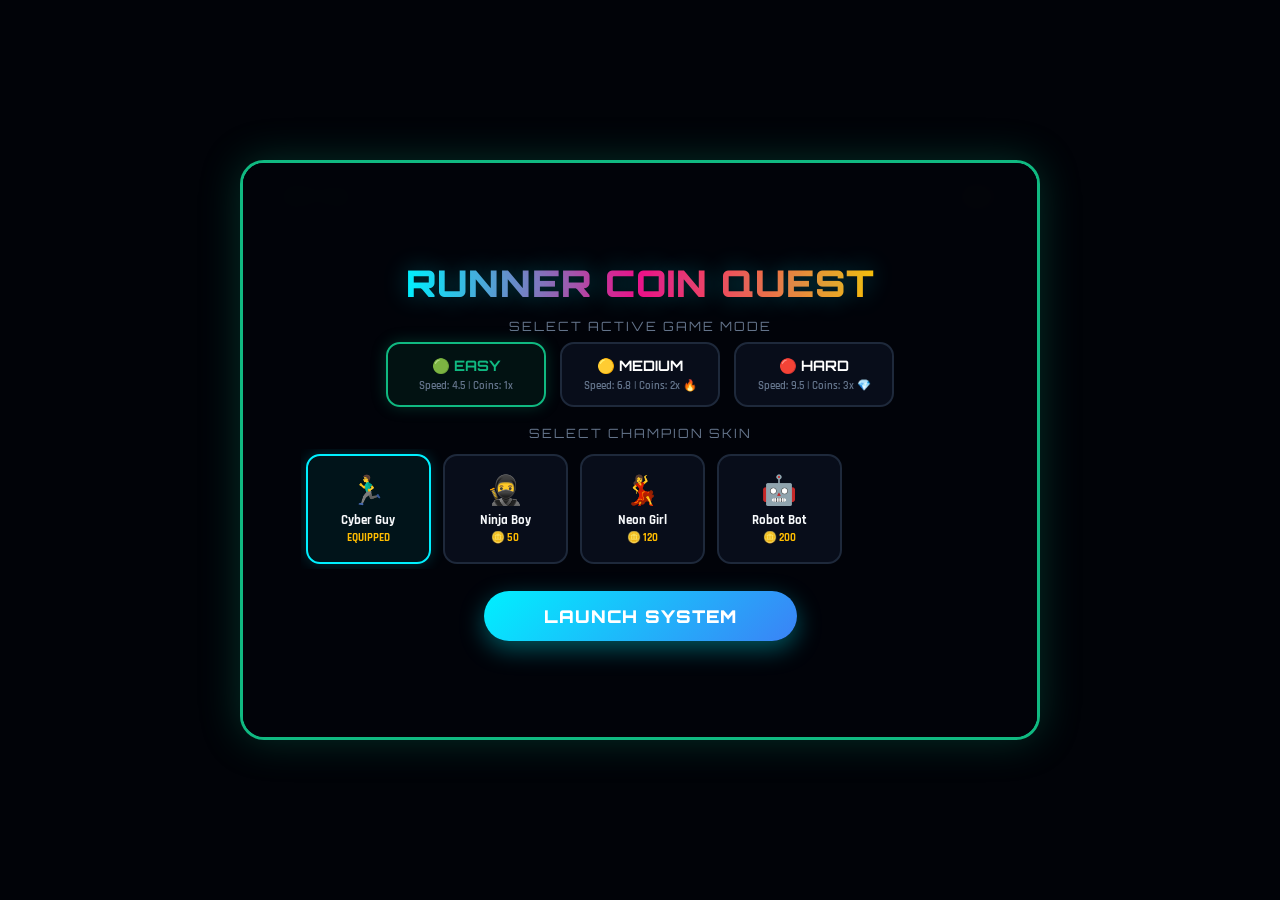
<file: GM/Runneer.html>
<!DOCTYPE html>
<html lang="en">
<head>
<meta charset="UTF-8">
<meta name="viewport" content="width=device-width, initial-scale=1.0, maximum-scale=1.0, user-scalable=no, viewport-fit=cover">
<title>Runner Coin Quest - Direct Speed Lock</title>
<link href="https://fonts.googleapis.com/css2?family=Orbitron:wght=700;900&family=Rajdhani:wght=600;700&display=swap" rel="stylesheet">

<style>
* {
    margin: 0;
    padding: 0;
    box-sizing: border-box;
    -webkit-user-select: none;
    user-select: none;
    -webkit-touch-callout: none;
    touch-action: none !important;
}

html, body {
    width: 100%;
    height: 100%;
    overflow: hidden;
    position: fixed;
    background: #010308;
}

body {
    font-family: 'Rajdhani', sans-serif;
    color: white;
    display: flex;
    justify-content: center;
    align-items: center;
    padding: 10px;
}

.game-container {
    position: relative;
    width: 100%;
    max-width: 800px;
    height: 580px;
    background: #030611;
    border: 3px solid #10b981;
    border-radius: 24px;
    overflow: hidden;
    box-shadow: 0 0 40px rgba(16, 185, 129, 0.25);
    display: flex;
    flex-direction: column;
}

.hud-layer {
    position: absolute;
    top: 15px;
    left: 20px;
    right: 20px;
    display: flex;
    justify-content: space-between;
    align-items: center;
    font-family: 'Orbitron', sans-serif;
    font-size: 0.95rem;
    font-weight: 900;
    z-index: 100;
    pointer-events: none;
}
.hud-panel {
    background: rgba(3, 6, 17, 0.9);
    padding: 8px 16px;
    border-radius: 12px;
    border: 1px solid rgba(0, 240, 255, 0.3);
    backdrop-filter: blur(10px);
}
.score-tag { color: #00ff87; text-shadow: 0 0 10px rgba(0,255,135,0.3); }
.coin-tag { color: #ffbd00; text-shadow: 0 0 10px rgba(255,189,0,0.3); }
.lvl-badge { color: #10b981; letter-spacing: 1px; animation: pulse 1.8s infinite; }

@keyframes pulse {
    0% { opacity: 0.8; transform: scale(1); }
    50% { opacity: 1; transform: scale(1.02); }
    100% { opacity: 0.8; transform: scale(1); }
}

#gameCanvas {
    display: block;
    width: 100%;
    height: 420px;
    background: #030611;
}

.overlay-screen {
    position: absolute;
    inset: 0;
    background: rgba(2, 4, 10, 0.98);
    display: flex;
    flex-direction: column;
    justify-content: center;
    align-items: center;
    z-index: 200;
    backdrop-filter: blur(12px);
    padding: 25px 20px;
}
.hidden { display: none !important; }

.game-title {
    font-family: 'Orbitron', sans-serif;
    font-size: 2.3rem;
    font-weight: 900;
    background: linear-gradient(90deg, #00f0ff, #ff007f, #ffbd00);
    -webkit-background-clip: text;
    -webkit-text-fill-color: transparent;
    text-shadow: 0 0 25px rgba(0, 240, 255, 0.3);
    margin-bottom: 12px;
    letter-spacing: 1px;
}

.section-title { 
    font-size: 0.8rem; 
    color: #64748b; 
    margin-bottom: 8px; 
    font-family: 'Orbitron', sans-serif; 
    letter-spacing: 2px;
    text-transform: uppercase;
}

.mode-container {
    display: flex;
    gap: 14px;
    width: 90%;
    margin-bottom: 18px;
    justify-content: center;
}
.mode-btn {
    flex: 1;
    max-width: 160px;
    padding: 12px 10px;
    background: #080d1a;
    border: 2px solid #1e293b;
    border-radius: 14px;
    text-align: center;
    cursor: pointer;
    font-family: 'Orbitron', sans-serif;
    font-weight: 700;
    font-size: 0.9rem;
    transition: all 0.25s ease;
}
.mode-btn .mode-sub {
    font-family: 'Rajdhani', sans-serif;
    font-size: 0.7rem;
    color: #64748b;
    margin-top: 4px;
    font-weight: 600;
}
.mode-btn[data-mode="easy"].active { border-color: #10b981; background: rgba(16, 185, 129, 0.08); box-shadow: 0 0 15px rgba(16, 185, 129, 0.25); color: #10b981; }
.mode-btn[data-mode="medium"].active { border-color: #f59e0b; background: rgba(245, 158, 11, 0.08); box-shadow: 0 0 15px rgba(245, 158, 11, 0.25); color: #f59e0b; }
.mode-btn[data-mode="hard"].active { border-color: #ef4444; background: rgba(239, 68, 68, 0.08); box-shadow: 0 0 15px rgba(239, 68, 68, 0.25); color: #ef4444; }

.shop-carousel {
    display: flex;
    gap: 12px;
    width: 90%;
    overflow-x: auto;
    padding: 5px;
    margin-bottom: 22px;
}
.shop-carousel::-webkit-scrollbar { display: none; }

.char-card {
    min-width: 125px;
    height: 110px;
    background: #080d1a;
    border: 2px solid #1e293b;
    border-radius: 14px;
    display: flex;
    flex-direction: column;
    align-items: center;
    justify-content: center;
    padding: 8px;
    cursor: pointer;
    transition: all 0.25s ease;
}
.char-card.active { 
    border-color: #00f0ff; 
    background: rgba(0, 240, 255, 0.07); 
    box-shadow: 0 0 15px rgba(0, 240, 255, 0.2);
}
.char-emoji { font-size: 1.8rem; margin-bottom: 2px; }
.char-name { font-size: 0.8rem; color: #f8fafc; font-weight: 700; }
.char-cost { font-size: 0.7rem; color: #ffbd00; font-weight: 900; margin-top: 3px; }

.neon-btn {
    font-family: 'Orbitron', sans-serif;
    padding: 14px 60px;
    font-size: 1.1rem;
    font-weight: 900;
    color: white;
    background: linear-gradient(135deg, #00f0ff, #3b82f6);
    border: none;
    border-radius: 50px;
    cursor: pointer;
    box-shadow: 0 8px 25px rgba(0, 240, 255, 0.35);
    letter-spacing: 1px;
}

.touch-bar {
    width: 100%;
    height: 140px;
    background: #02040a;
    border-top: 1px solid #1e293b;
    display: flex;
    justify-content: center;
    align-items: center;
    padding: 10px;
}
.sensor-pad {
    width: 100%;
    max-width: 740px;
    height: 100%;
    background: rgba(0, 240, 255, 0.01);
    border: 2px dashed rgba(0, 240, 255, 0.12);
    border-radius: 16px;
    display: flex;
    justify-content: center;
    align-items: center;
    font-family: 'Orbitron', sans-serif;
    font-size: 0.85rem;
    font-weight: 700;
    color: #475569;
}
</style>
</head>
<body>

<div class="game-container" id="swipeZone">
    <div class="hud-layer">
        <div class="hud-panel score-tag">DST: <span id="lblDist">0</span>m</div>
        <div class="hud-panel lvl-badge" id="lblWorld">EASY MODE</div>
        <div class="hud-panel coin-tag">🪙 <span id="lblCoins">0</span></div>
    </div>

    <!-- MAIN MENU -->
    <div class="overlay-screen" id="menuScreen">
        <h1 class="game-title">RUNNER COIN QUEST</h1>
        
        <div class="section-title">SELECT ACTIVE GAME MODE</div>
        <div class="mode-container">
            <div class="mode-btn active" data-mode="easy" onclick="selectGameMode('easy')">
                🟢 EASY
                <div class="mode-sub">Speed: 4.5 | Coins: 1x</div>
            </div>
            <div class="mode-btn" data-mode="medium" onclick="selectGameMode('medium')">
                🟡 MEDIUM
                <div class="mode-sub">Speed: 6.8 | Coins: 2x 🔥</div>
            </div>
            <div class="mode-btn" data-mode="hard" onclick="selectGameMode('hard')">
                🔴 HARD
                <div class="mode-sub">Speed: 9.5 | Coins: 3x 💎</div>
            </div>
        </div>

        <div class="section-title">SELECT CHAMPION SKIN</div>
        <div class="shop-carousel">
            <div class="char-card active" id="m_cyber" onclick="executeBuy('cyber', 0, '🏃‍♂️')">
                <span class="char-emoji">🏃‍♂️</span>
                <span class="char-name">Cyber Guy</span>
                <span class="char-cost">READY</span>
            </div>
            <div class="char-card" id="m_ninja" onclick="executeBuy('ninja', 50, '🥷')">
                <span class="char-emoji">🥷</span>
                <span class="char-name">Ninja Boy</span>
                <span class="char-cost" id="val_ninja">🪙 50</span>
            </div>
            <div class="char-card" id="m_neon" onclick="executeBuy('neon', 120, '💃')">
                <span class="char-emoji">💃</span>
                <span class="char-name">Neon Girl</span>
                <span class="char-cost" id="val_neon">🪙 120</span>
            </div>
            <div class="char-card" id="m_robot" onclick="executeBuy('robot', 200, '🤖')">
                <span class="char-emoji">🤖</span>
                <span class="char-name">Robot Bot</span>
                <span class="char-cost" id="val_robot">🪙 200</span>
            </div>
        </div>

        <button class="neon-btn" id="btnPlay">LAUNCH SYSTEM</button>
    </div>

    <!-- OVER SCREEN -->
    <div class="overlay-screen hidden" id="deathScreen">
        <h1 class="game-title" style="background: linear-gradient(90deg, #ff0055, #f59e0b); -webkit-background-clip: text;">RUN COMPLETED</h1>
        <p id="runSummary" style="color:#94a3b8; font-size:1.05rem; line-height:1.7; text-align:center; margin-bottom:20px;"></p>
        <button class="neon-btn" id="btnRestart" style="background: linear-gradient(135deg, #ff0055, #be123c); box-shadow:0 8px 25px rgba(255,0,85,0.3);">RE-LAUNCH RUN</button>
    </div>

    <canvas id="gameCanvas" width="800" height="420"></canvas>

    <div class="touch-bar">
        <div class="sensor-pad">↕️ SWIPE UP TO JUMP / SWIPE DOWN TO SLIDE ↕️</div>
    </div>
</div>

<script>
const canvas = document.getElementById('gameCanvas');
const ctx = canvas.getContext('2d');

const menuScreen = document.getElementById('menuScreen');
const deathScreen = document.getElementById('deathScreen');
const btnPlay = document.getElementById('btnPlay');
const btnRestart = document.getElementById('btnRestart');
const swipeZone = document.getElementById('swipeZone');

let vaultCoins = parseInt(localStorage.getItem('ch_vault_m')) || 0;
let unlockedList = JSON.parse(localStorage.getItem('ch_unlocked_m')) || ['cyber'];
let activeId = localStorage.getItem('ch_active_id_m') || 'cyber';
let activeEmoji = localStorage.getItem('ch_active_emoji_m') || '🏃‍♂️';

let currentMode = 'easy'; 
let speedMultiplier = 4.5; 
let coinMultiplier = 1;
let themeColor = '#10b981';

let running = false;
let distance = 0;
let gatheredCoins = 0;
let liveSpeed = 4.5; 

let obstacleList = [];
let coinList = [];

let sceneryStars = [];
let bgLayerFar = [];    
let bgLayerNear = [];   

let frameId;
let spawnTimer = 0;
let coinTimer = 0;

const HIGHWAY_Y = 340;

const audioCtx = new (window.AudioContext || window.webkitAudioContext)();
function triggerAudio(type) {
    if (audioCtx.state === 'suspended') audioCtx.resume();
    const osc = audioCtx.createOscillator();
    const gain = audioCtx.createGain();
    osc.connect(gain); gain.connect(audioCtx.destination);

    if (type === 'coin') {
        osc.frequency.setValueAtTime(587.33, audioCtx.currentTime);
        osc.frequency.setValueAtTime(880.00, audioCtx.currentTime + 0.05);
        gain.gain.setValueAtTime(0.04, audioCtx.currentTime);
        osc.start(); osc.stop(audioCtx.currentTime + 0.12);
    } else if (type === 'jump') {
        osc.frequency.setValueAtTime(180, audioCtx.currentTime);
        osc.frequency.exponentialRampToValueAtTime(500, audioCtx.currentTime + 0.08);
        gain.gain.setValueAtTime(0.05, audioCtx.currentTime);
        osc.start(); osc.stop(audioCtx.currentTime + 0.08);
    } else if (type === 'crash') {
        osc.type = 'sawtooth';
        osc.frequency.setValueAtTime(130, audioCtx.currentTime);
        osc.frequency.linearRampToValueAtTime(10, audioCtx.currentTime + 0.35);
        gain.gain.setValueAtTime(0.18, audioCtx.currentTime);
        osc.start(); osc.stop(audioCtx.currentTime + 0.35);
    }
}

function selectGameMode(mode) {
    currentMode = mode;
    document.querySelectorAll('.mode-btn').forEach(btn => btn.classList.remove('active'));
    document.querySelector(`.mode-btn[data-mode="${mode}"]`).classList.add('active');

    if (mode === 'easy') {
        speedMultiplier = 4.5; coinMultiplier = 1; themeColor = '#10b981';
    } else if (mode === 'medium') {
        speedMultiplier = 6.8; coinMultiplier = 2; themeColor = '#f59e0b';
    } else if (mode === 'hard') {
        speedMultiplier = 9.5; coinMultiplier = 3; themeColor = '#ef4444';
    }
    
    document.getElementById('swipeZone').style.borderColor = themeColor;
    document.getElementById('lblWorld').style.color = themeColor;
    triggerAudio('coin');
}

function refreshShopUI() {
    document.getElementById('lblCoins').innerText = vaultCoins;
    ['cyber', 'ninja', 'neon', 'robot'].forEach(id => {
        const card = document.getElementById(`m_${id}`);
        if (!card) return;
        card.classList.remove('active');
        if (id === activeId) {
            card.classList.add('active');
            card.querySelector('.char-cost').innerText = "EQUIPPED";
        } else if (unlockedList.includes(id)) {
            card.querySelector('.char-cost').innerText = "UNLOCKED";
        }
    });
}

function executeBuy(id, cost, emoji) {
    if (unlockedList.includes(id)) {
        activeId = id; activeEmoji = emoji;
        localStorage.setItem('ch_active_id_m', id); localStorage.setItem('ch_active_emoji_m', emoji);
        triggerAudio('coin');
    } else {
        if (vaultCoins >= cost) {
            vaultCoins -= cost; unlockedList.push(id);
            activeId = id; activeEmoji = emoji;
            localStorage.setItem('ch_vault_m', vaultCoins);
            localStorage.setItem('ch_unlocked_m', JSON.stringify(unlockedList));
            localStorage.setItem('ch_active_id_m', id); localStorage.setItem('ch_active_emoji_m', emoji);
            triggerAudio('coin');
        } else {
            alert("Need more gold coins!");
        }
    }
    refreshShopUI();
}

const runner = {
    x: 90, y: 280, w: 44, h: 60,
    normalH: 60, slideH: 28,
    gravity: 0.78, jumpForce: -14.5,
    velocity: 0, state: 'running', 
    slideFrames: 0,

    update() {
        if (this.state === 'sliding') {
            this.h = this.slideH; this.y = HIGHWAY_Y - this.slideH;
            if (--this.slideFrames <= 0) { this.state = 'running'; this.h = this.normalH; }
        } else {
            this.h = this.normalH;
            this.velocity += this.gravity; this.y += this.velocity;
        }

        if (this.y >= HIGHWAY_Y - this.h) {
            this.y = HIGHWAY_Y - this.h; this.velocity = 0;
            if (this.state === 'jumping') this.state = 'running';
        }
    },

    draw() {
        ctx.save();
        let renderEmoji = activeEmoji;
        if (this.state === 'sliding') renderEmoji = "🧎‍♂️";

        ctx.translate(this.x + this.w / 2, this.y + (this.state === 'sliding' ? 12 : 30));
        ctx.scale(-1, 1);
        ctx.font = "46px Arial";
        ctx.textAlign = "center";
        ctx.textBaseline = "middle";
        ctx.fillText(renderEmoji, 0, 0);
        ctx.restore();
    },

    jump() {
        if (this.y === HIGHWAY_Y - this.h && this.state !== 'sliding') {
            this.velocity = this.jumpForce; this.state = 'jumping';
            triggerAudio('jump');
        }
    },
    slide() {
        if (this.y === HIGHWAY_Y - this.h) { this.state = 'sliding'; this.slideFrames = 25; }
    }
};

class EliteCoin {
    constructor() {
        this.x = canvas.width + 40;
        this.y = HIGHWAY_Y - (30 + Math.random()*80);
        this.w = 26; this.h = 26;
    }
    draw() { ctx.font = "26px Arial"; ctx.fillText("🪙", this.x, this.y + 20); }
    update() { this.x -= liveSpeed; }
}

class EliteObstacle {
    constructor() {
        this.x = canvas.width + 50; this.w = 35; this.h = 42;
        let r = Math.random();
        if (r < 0.6) {
            this.type = 'ground'; this.emoji = "🚧"; this.y = HIGHWAY_Y - this.h;
        } else {
            this.type = 'air'; this.emoji = "🛸"; this.y = HIGHWAY_Y - 85;
        }
    }
    draw() { ctx.font = "36px Arial"; ctx.fillText(this.emoji, this.x, this.y + 35); }
    update() { this.x -= liveSpeed; }
}

function generateInitialScenery() {
    sceneryStars = []; bgLayerFar = []; bgLayerNear = [];
    for (let i = 0; i < 50; i++) {
        sceneryStars.push({
            x: Math.random() * canvas.width, y: Math.random() * 200,
            size: Math.random() * 2, alpha: Math.random(), speed: 0.1 + Math.random() * 0.2
        });
    }
    let farX = 0;
    while (farX < canvas.width + 300) {
        let bW = 90 + Math.random() * 100; let bH = 160 + Math.random() * 120;
        bgLayerFar.push({ x: farX, y: HIGHWAY_Y - bH, w: bW, h: bH });
        farX += bW - 10;
    }
    let nearX = 0;
    while (nearX < canvas.width + 300) {
        let bW = 55 + Math.random() * 65; let bH = 90 + Math.random() * 110;
        let windows = [];
        for (let wx = 8; wx < bW - 12; wx += 14) {
            for (let wy = 15; wy < bH - 20; wy += 22) {
                if (Math.random() > 0.4) windows.push({rx: wx, ry: wy, active: true});
            }
        }
        bgLayerNear.push({
            x: nearX, y: HIGHWAY_Y - bH, w: bW, h: bH, windows: windows,
            neonType: Math.random() > 0.5 ? 'rgba(0, 240, 255,' : 'rgba(255, 0, 127,'
        });
        nearX += bW - 4;
    }
}

function renderScenery() {
    let skyGradient = ctx.createLinearGradient(0, 0, 0, HIGHWAY_Y);
    skyGradient.addColorStop(0, '#020308');   
    skyGradient.addColorStop(0.5, '#070a1e'); 
    skyGradient.addColorStop(1, '#1a1230');   
    ctx.fillStyle = skyGradient;
    ctx.fillRect(0, 0, canvas.width, canvas.height);
    
    document.getElementById('lblWorld').innerText = `${currentMode.toUpperCase()} MODE`;

    for (let i = 0; i < sceneryStars.length; i++) {
        let s = sceneryStars[i];
        ctx.fillStyle = `rgba(255, 255, 255, ${s.alpha})`;
        ctx.fillRect(s.x, s.y, s.size, s.size);
        s.x -= liveSpeed * s.speed * 0.2; 
        if (s.x < -5) s.x = canvas.width + 5;
    }

    ctx.fillStyle = '#0b0d1a';
    for (let i = 0; i < bgLayerFar.length; i++) {
        let b = bgLayerFar[i];
        ctx.fillRect(b.x, b.y, b.w, b.h);
        b.x -= liveSpeed * 0.15; 
        if (b.x + b.w < 0) {
            let prev = (i === 0) ? bgLayerFar.length - 1 : i - 1;
            b.x = bgLayerFar[prev].x + bgLayerFar[prev].w - 10;
        }
    }

    for (let i = 0; i < bgLayerNear.length; i++) {
        let b = bgLayerNear[i];
        ctx.fillStyle = '#101428'; ctx.fillRect(b.x, b.y, b.w, b.h);
        ctx.fillStyle = b.neonType + ' 0.4)'; ctx.fillRect(b.x, b.y, b.w, 2.5);

        for (let w = 0; w < b.windows.length; w++) {
            let win = b.windows[w];
            ctx.fillStyle = b.neonType + (Math.random() > 0.002 ? '0.35)' : '0.05)');
            ctx.fillRect(b.x + win.rx, b.y + win.ry, 5, 7);
        }
        b.x -= liveSpeed * 0.45; 
        if (b.x + b.w < 0) {
            let prev = (i === 0) ? bgLayerNear.length - 1 : i - 1;
            b.x = bgLayerNear[prev].x + bgLayerNear[prev].w - 4;
        }
    }

    ctx.fillStyle = '#050812'; ctx.fillRect(0, HIGHWAY_Y, canvas.width, canvas.height - HIGHWAY_Y);
    ctx.strokeStyle = 'rgba(255,255,255,0.02)'; ctx.lineWidth = 1;
    for (let rx = (distance * -liveSpeed) % 40; rx < canvas.width; rx += 40) {
        ctx.beginPath(); ctx.moveTo(rx, HIGHWAY_Y); ctx.lineTo(rx, canvas.height); ctx.stroke();
    }

    ctx.strokeStyle = themeColor; ctx.lineWidth = 4;
    ctx.shadowColor = themeColor; ctx.shadowBlur = 14;
    ctx.beginPath(); ctx.moveTo(0, HIGHWAY_Y); ctx.lineTo(canvas.width, HIGHWAY_Y); ctx.stroke();
    ctx.shadowBlur = 0; 
}

function gameLoop() {
    // হার্ড লক: স্পিড কোনো অবস্থাতেই অন্য কোনো ইভেন্ট দ্বারা পরিবর্তন সম্ভব নয়
    liveSpeed = speedMultiplier; 

    renderScenery();
    runner.update(); runner.draw();

    distance += 0.15;
    document.getElementById('lblDist').innerText = Math.floor(distance);

    if (--coinTimer <= 0) {
        coinList.push(new EliteCoin());
        coinTimer = 30 + Math.random()*25;
    }
    for (let i = coinList.length - 1; i >= 0; i--) {
        coinList[i].update(); coinList[i].draw();
        if (checkHitbox(runner, coinList[i])) {
            gatheredCoins += coinMultiplier; triggerAudio('coin');
            document.getElementById('lblCoins').innerText = gatheredCoins;
            coinList.splice(i, 1); continue;
        }
        if (coinList[i].x < -40) coinList.splice(i, 1);
    }

    let minSpawnInterval = currentMode === 'hard' ? 30 : (currentMode === 'medium' ? 45 : 65);
    if (--spawnTimer <= 0) {
        obstacleList.push(new EliteObstacle());
        spawnTimer = minSpawnInterval + Math.random()*35;
    }
    for (let i = obstacleList.length - 1; i >= 0; i--) {
        obstacleList[i].update(); obstacleList[i].draw();
        if (checkHitbox(runner, obstacleList[i])) {
            if (obstacleList[i].type === 'ground' && runner.state === 'sliding') continue;
            if (obstacleList[i].type === 'air' && runner.state === 'jumping') continue;
            triggerGameOver();
        }
        if (obstacleList[i].x < -50) obstacleList.splice(i, 1);
    }

    if (running) frameId = requestAnimationFrame(gameLoop);
}

function checkHitbox(p, obj) {
    return (p.x < obj.x + obj.w && p.x + p.w > obj.x && p.y < obj.y + obj.h && p.y + p.h > obj.y);
}

function initRunSetup() {
    menuScreen.classList.add('hidden'); deathScreen.classList.add('hidden');
    running = true; distance = 0; gatheredCoins = 0;
    liveSpeed = speedMultiplier; 
    
    obstacleList = []; coinList = [];
    generateInitialScenery(); 
    
    spawnTimer = 50; coinTimer = 20;
    runner.y = HIGHWAY_Y - runner.normalH; runner.state = 'running'; runner.velocity = 0;
    gameLoop();
}

function triggerGameOver() {
    running = false; cancelAnimationFrame(frameId); triggerAudio('crash');
    vaultCoins += gatheredCoins; localStorage.setItem('ch_vault_m', vaultCoins);

    document.getElementById('runSummary').innerHTML = `
        ACTIVE MODE: <span style="color:${themeColor}">${currentMode.toUpperCase()}</span><br>
        DISTANCE RUN: <span style="color:#00ff87">${Math.floor(distance)} METERS</span><br>
        GOLD VALUE COINS: <span style="color:#ffbd00">🪙 ${gatheredCoins}</span><br>
        SECURED IN VAULT: 🪙 ${vaultCoins}
    `;
    deathScreen.classList.remove('hidden'); refreshShopUI();
}

// ===================================================
// 📲 TOUCH LOGIC CRITICAL FIX (HORIZONTAL TOUCH BLOCK)
// ===================================================
let startX = 0; let startY = 0;
let lastTouchEnd = 0;

document.addEventListener('touchstart', (e) => {
    if (e.touches.length > 1) e.preventDefault(); 
}, { passive: false });

document.addEventListener('touchend', (e) => {
    let now = (new Date()).getTime();
    if (now - lastTouchEnd <= 250) e.preventDefault();
    lastTouchEnd = now;
}, { passive: false });

swipeZone.addEventListener('touchstart', (e) => { 
    startX = e.changedTouches[0].clientX; 
    startY = e.changedTouches[0].clientY; 
}, { passive: true });

swipeZone.addEventListener('touchend', (e) => {
    if (!running) return;
    
    let diffX = Math.abs(e.changedTouches[0].clientX - startX);
    let diffY = startY - e.changedTouches[0].clientY; 
    let absDiffY = Math.abs(diffY);
    
    // ক্রিশিয়াল সিকিউরিটি লক: ডানে-বামে সামান্যতম মুভমেন্ট হলে (diffX > absDiffY) টাচ ইভেন্ট পুরোপুরি ইগনোর হবে।
    // স্পিড বা অন্য কিছু চেঞ্জ হওয়ার কোনো প্রশ্নই আসে না।
    if (diffX > absDiffY) {
        return; 
    }
    
    // শুধুমাত্র পিওর ভার্টিকাল সোয়াইপ (ওপর/নিচ) কাউন্ট হবে
    if (absDiffY > 35) {
        if (diffY > 0) {
            runner.jump();  
        } else {
            runner.slide(); 
        }
    }
}, { passive: true });

window.addEventListener('keydown', (e) => {
    if (!running) return;
    if (e.key === 'ArrowUp' || e.code === 'Space') { e.preventDefault(); runner.jump(); }
    if (e.key === 'ArrowDown') { e.preventDefault(); runner.slide(); }
});

btnPlay.addEventListener('click', initRunSetup);
btnRestart.addEventListener('click', initRunSetup);

generateInitialScenery();
refreshShopUI();
</script>
</body>
</html>
</file>
